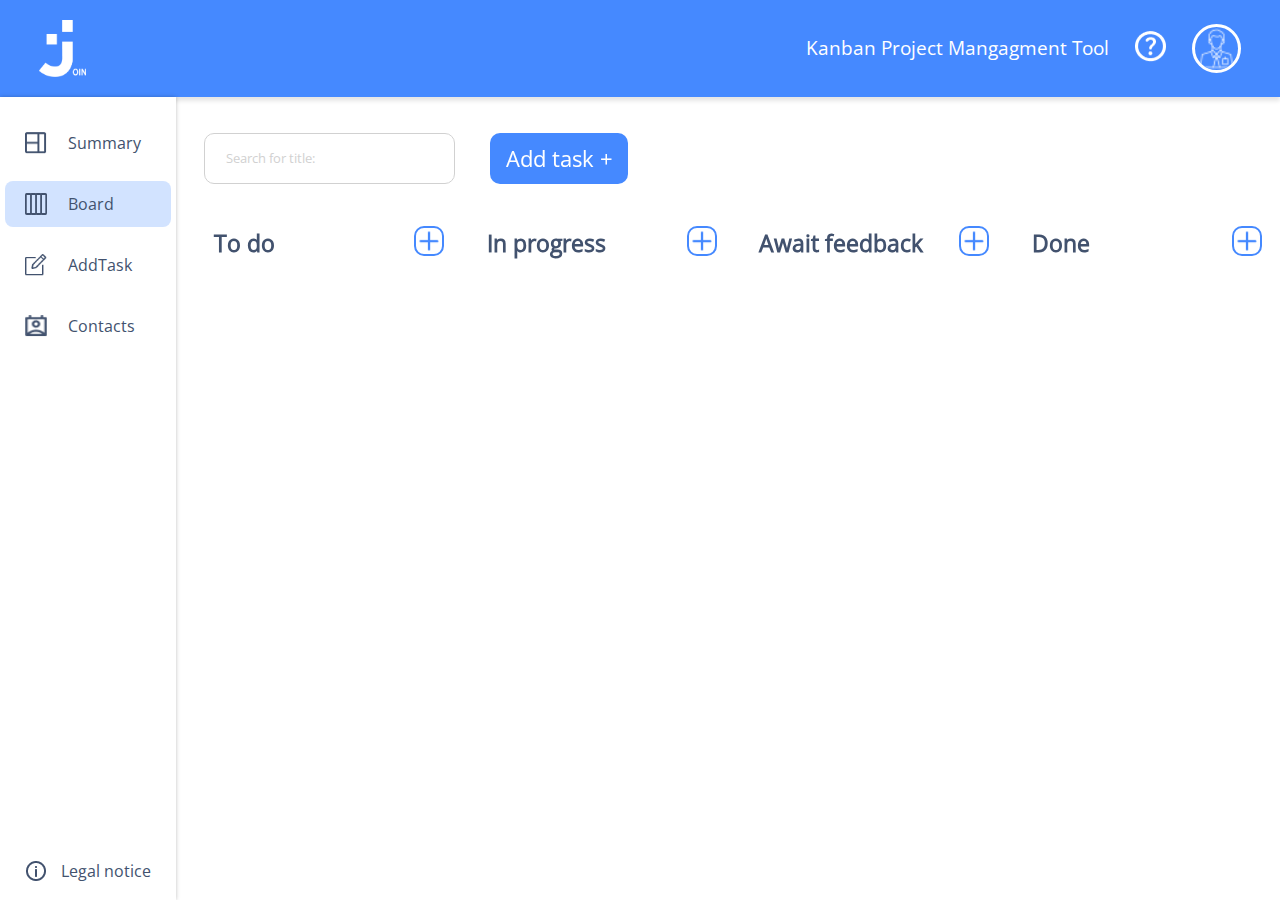
<file: Join/board.html>
<!DOCTYPE html>
<html lang="en">

<head>
  <meta charset="UTF-8" />
  <meta http-equiv="X-UA-Compatible" content="IE=edge" />
  <meta name="viewport" content="width=device-width, initial-scale=1.0" />
  <title>Join</title>
  <link rel="shortcut icon" href="img/icon_blue.png" type="image/x-icon" />
  <link rel="stylesheet" href="fonts/fonts.css" />
  <link rel="stylesheet" href="style.css" />
  <link rel="stylesheet" media="(max-width:1400px)" href="style_tablet.css" />
  <link rel="stylesheet" media="(max-width:1240px)" href="style_mobile.css" />

  <!-- ANCHOR Templates -->
  <template id="task_card">
    <div class="bord-tasks-container-task shadow-black">
      <div class="bord-task-cat dflex-center">
        <span></span>
      </div>
      <h4 class="task-title-text-board"></h4>
      <span class="bord-task-desc task-info-description-board"></span>
      <div id="progressBar-subtasks">
        <div class="progressBar">
          <div class="progressBar-empty"></div>
          <div id="progressBar-done"></div>
        </div>
        <div class="progressBar-subtasks-text">
          <span id="subTasks-done">#</span>
          <span> / </span>
          <span id="subTasks-inProgress"> #</span>
        </div>
      </div>
      <div class="bord-task-editor">
        <div class="editor-list">

        </div>

        <img src="img/low_icon.png" />
      </div>
    </div>
  </template>
  <!-- Detailview Templates -->

  <template class="detail-editor-temp">
    <div class="board-task-editor">
      <div class="board-task-editor-name">
        <span class="dflex-center">SM</span>
        <span class="detail-editor-name">Name</span>
      </div>
      <img src="">
    </div>
    <img src="">
  </template>

  <template class="detail-subtask-temp">
    <div>
      <span></span>
      <input type="checkbox">
    </div>
  </template>

  <!-- mobile template = change task status -->
  <template id="changeTaskStatus_template">
    <div id="changeTaskStatus">
      <button class="button_changeTaskStatus">toDo</button>
      <button class="button_changeTaskStatus">inProgress</button>
      <button class="button_changeTaskStatus">Await</button>
      <button class="button_changeTaskStatus">Done</button>
      <img id="closeStatusWindow" src="./img/cross_icon_white.png">
    </div>
  </template>
</head>

<body item="Board">
  <header id="active" include-html="Temp/header.html"></header>
  <main class="">
    <nav class="shadow-black" include-html="Temp/navbar.html"></nav>

    <section class="section-board">
      <div class="bord-search-container">
        <input id="inputFindTask" type="text" placeholder="Search for title:" />
        <span id="addTask_button" class="dflex-center">Add task +</span>
      </div>
      <div class="bord-tasks blueScrollbar">
        <div class="bord-tasks-container">
          <div class="bord-tasks-container-head">
            <span>To do</span>
            <a href="task.html"><img src="img/plus_Icon.png" /></a>
          </div>
          <div class="bord-tasks-container-location blueScrollbar" id="toDo" ondragover="allowDrop(event)"
            ondrop="drop('toDo')">
          </div>
        </div>
        <div class="bord-tasks-container">
          <div class="bord-tasks-container-head">
            <span>In progress</span>
            <a href="task.html"><img src="img/plus_Icon.png" /></a>
          </div>
          <div class="bord-tasks-container-location blueScrollbar" id="inProgress" ondragover="allowDrop(event)"
            ondrop="drop('inProgress')">
          </div>
        </div>
        <div class="bord-tasks-container">
          <div class="bord-tasks-container-head">
            <span>Await feedback</span>
            <a href="task.html"><img src="img/plus_Icon.png" /></a>
          </div>
          <div class="bord-tasks-container-location blueScrollbar" id="Await" ondragover="allowDrop(event)"
            ondrop="drop('Await')">
          </div>
        </div>
        <div class="bord-tasks-container">
          <div class="bord-tasks-container-head">
            <span>Done</span>
            <a href="task.html"><img src="img/plus_Icon.png" /></a>
          </div>
          <div class="bord-tasks-container-location blueScrollbar" id="Done" ondragover="allowDrop(event)"
            ondrop="drop('Done')">
          </div>
        </div>
      </div>
    </section>

    <div class="board-task-detail shadow-black dflex-center d-none">
      <div class="board-task-detail-container">
        <div class="board-task-detail-head">
          <span>A-Team</span>
          <img src="img/icon_close_dark.png" />
        </div>
        <div class="board-task-detail-body blueScrollbar">
          <div class="board-task-detail-body-firstRow">
            <input type="text" readonly="true" class=" outline-border-none"></input>
            <textarea class=" outline-border-none" readonly="true"></textarea>
          </div>

          <div class="board-task-detail-rows board-task-detail-date">
            <h3>Due date:</h3>
            <input id="date-input" readonly="true" class="font-size1 outline-border-none"></input>
          </div>
          <div class="board-task-detail-rows board-detail-prio">
            <h3>Priority: </h3>
            <span class="font-size1"> Urgent/M/L <img src="img/urgent_icon.png" /></span>
            <div class=" d-none priority-container">
              <div class="priority dflex-center" id="Btn0">
                <span id="0">Urgent</span>
                <img src="img/urgent_icon.png" />
              </div>

              <div class="priority dflex-center" id="Btn1">
                <span id="1">Medium</span>
                <img src="img/medium_icon.png" />
              </div>

              <div class="priority dflex-center" id="Btn2">
                <span id="2">Low</span>
                <img src="img/low_icon.png" />
              </div>
            </div>
          </div>
          <div class="board-task-detail-subtasks">
            <div class="board-task-detail-subtasks-head">
              <h3>Subtasks to do:</h3>
              <div class=" d-none subtask-container">
                <input class="outline-border-none" id="subtask-input" type="text" placeholder="Add new subtask" />

                <div class=" subtask-img-container">
                  <img id="subtaskClearBtn" src="img/cross_icon_blue.png">
                  <span>|</span>
                  <img id="subtaskAddBtn" src="img/checked_blue.png">
                </div>
              </div>
            </div>

            <div class="subtask-list"></div>
          </div>
          <div class="board-task-detail-person">
            <div class="board-task-detail-person-head">
              <h3 class="">Assignet to:</h3>
              <div class=" d-none searchContact-Container ">
                <div class="searchContact-input bottom-border">
                  <input class="outline-border-none" type="search" name="" id="searchContacts"
                    placeholder="Enter Name or Email" />
                  <img id="closeSearchContact" src="img/cross_icon_blue.png" alt="">
                  <span>|</span>
                  <img id="addContactBtn" src="img/checked_blue.png" alt="">
                </div>
                <div class="outputContact"></div>
              </div>
            </div>

            <div class="board-task-detail-person-list blueScrollbar"></div>


          </div>
        </div>
        <div>
          <img class="bord-task-edit-button" src="img/edit_button_taksOpen.png">
          <div class=" d-none edit-Buttons">
            <span id="abortBtn" class="shadow-black">abort <img src="img/cross_icon.png"></span>
            <span id="saveEditBtn" class="shadow-black">Save Task <img src="img/checked_icon_white.png"></span>
          </div>
        </div>
        <div class="confirm-textbox dflex-center d-none">
          <span>Changes saved succesfully...</span>
        </div>
      </div>
    </div>

    <div class="board-overlay"></div>

  </main>
  <script src="classes/dynamicObj.class.js"></script>
  <script src="classes/task_deatails.class.js"></script>
  <script src="classes/draganddrop.class.js"></script>
  <script src="js/loadTemplates.js"></script>
  <script src="js/mini_backend.js"></script>
  <script src="js/script.js"></script>
</body>

</html>
</file>
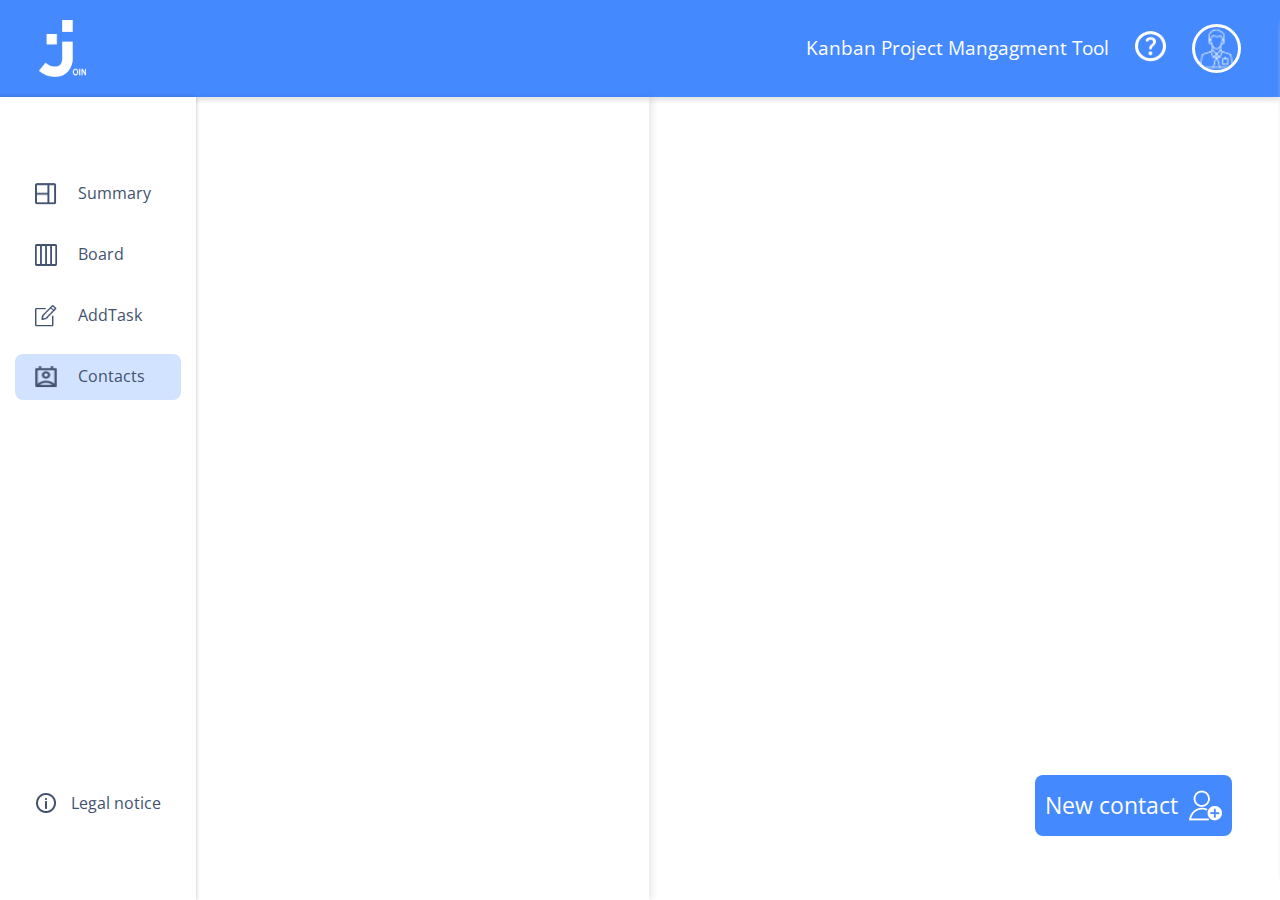
<file: Join/contact.html>
<!DOCTYPE html>
<html lang="en">

<head>
  <meta charset="UTF-8" />
  <meta http-equiv="X-UA-Compatible" content="IE=edge" />
  <meta name="viewport" content="width=device-width, initial-scale=1.0" />
  <title>Join</title>

  <!-- set favicon -->
  <link rel="shortcut icon" href="img/icon_blue.png" type="image/x-icon">
  <!-- Import CSS -->
  <link rel="stylesheet" href="fonts/fonts.css">
  <link rel="stylesheet" href="style.css">
  <link rel="stylesheet" media="(max-width:1128px)" href="style_tablet.css">
  <link rel="stylesheet" media="(max-width:650px)" href="style_mobile.css">


  <!-- ANCHOR Templates -->
  <template id="letter_list_template">
    <div class="contact-lettercompartment">
      <span id="letterListLetter"></span>
      <hr />
      <div class="letterListID" id=""></div>
    </div>
  </template>

  <template id="contact_inList_template">
    <div class="listed-contact" id="">
      <div class="listed-contact-icon" id="contactIcon"></div>
      <div class="listed-contact-info">
        <span id="listContactName"></span>
        <span id="listContactMail"></span>
      </div>
    </div>
  </template>

  <template id="contact_info_template">
    <div class="contact-header">
      <div id="contact-info-icon"></div>
      <div>
        <span id="infoName"></span>
        <div class="addtask-box">
          <img src="./img/plus_Icon.png" />
          <span>Add Task</span>
        </div>
      </div>
    </div>
    <div class="contact-mid">
      <span>Contact Information</span>
      <div class="edidContact" id="">
        <img src="./img/pencil.png" />
        <span>Edit Contact</span>
      </div>
    </div>
    <div class="contact-mail">
      <span>E-Mail</span>
      <span id="infoMail"></span>
    </div>
    <div class="contact-number">
      <span>Mobil</span>
      <span id="infoPhone"></span>
    </div>
  </template>

  <template id="new_edid_contact_content_template">
    <div id="new-contact-content">
      <div class="content-header" id="edid_new_contact_header">
        <img class="cancel_add" src="img/cross_icon_white.png" />
        <img class="contact-join-icon" src="img/icon_white.png" />
        <span>Add contact</span>
        <span>Tasks are better with a team!</span>
        <div id="delButton"></div>
      </div>
      <div class="content-body shadow-black dflex-center">
        <img src="img/planc_profileIcon.png" />
        <form class="new-content-form dflex-center" id="submitFormNewContact" onsubmit="return false">
          <input class="outline-border-none outline-border-none" required id="input-name" type="text"
            placeholder="Name + Surname">
          <input class="outline-border-none outline-border-none" required id="input-phone" type="number"
            placeholder="Phone">
          <input class="outline-border-none outline-border-none" required id="input-email" type="email"
            placeholder="E-Mail">
          <div class="new-contact-buttons"></div>
        </form>
      </div>
    </div>
    <div id="checkInputPattern">
      Bitte überprüfe deinen Namen: <br>
      Vor- und Nachname <br>
      <br>
      Folgende Zeichen können enthalten sein: <br>
      A-Z / a-z / äöü
    </div>
  </template>

  <!-- ANCHOR Templates: buttons -->
  <template id="create-buttons-template">
    <button type="reset" class="dflex-center button-clear cancel_add cancel_addContact">Cancel</button>
    <button type="submit" form="submitFormNewContact" class="button-blue create-new-contact">Create contact</button>
  </template>

  <template id="save-button-template">
    <button type="submit" form="submitFormNewContact" class="save-edided-contact" id="">Save</button>
  </template>

  <template id="delete-button-temp">
    <button class="deleteContact"></button>
  </template>

  <!-- ANCHOR Templates: task -->
  <template id="subtask-temp">
    <div>
      <input type="checkbox">
      <span>Subtasktitel</span>
    </div>
  </template>
  <template id="category-temp">
    <div id=""></div>
  </template>

</head>

<body item="Contacts">
  <header id="active" class="header-contact" include-html="Temp/header.html"></header>

  <main class="full-height-width contact-main">
    <nav class="shadow-black" include-html="Temp/navbar.html"></nav>

    <section class="content-contact">
      <div id="contact-list" class="blueScrollbar"></div>
      <div class="contact-right-container">
        <div id="contact-informations" class="full-height-width"></div>
        <div class="contact-btn">
          <button class="add-contact">
            <span>New contact</span>
            <img src="./img/contact_add.png" />
          </button>
        </div>
      </div>
      <button class="close_contact_info_tablet"><img src="./img/cross_icon_black.png"></button>

      <div id="overlay"></div>

      <!-- add new contact / edid contact -->
      <div id="new-contact"></div>


      <!-- add new task -->
      <div class="newTask-contact">
        <div class="close-icon close-icon-contact">
          <img src="img/cross_icon_black.png" />
        </div>

        <form class="full-height-width TaskForm-contact" id="TaskForm">
          <div class="left-Container full-height-width left-Container-task left-Container-task-contact">
            <input type="text" class="input-title outline-border-none" placeholder="Enter a title"
              onclick="checkInput('input-title')" required />

            <div class="dropdown">
              <input type="text" class="contactInput  bottom-border textBox outline-border-none" id="0"
                placeholder="Select contacts to assign" readonly required />

              <div class=" d-none searchContact-Container ">
                <div class="searchContact-input bottom-border">
                  <input class="outline-border-none" type="search" name="" id="searchContacts"
                    placeholder="Enter Name or Email" />
                  <img id="closeSearchContact" src="img/cross_icon_blue.png" alt="">
                  <span>|</span>
                  <img id="addContactBtn" src="img/checked_blue.png" alt="">
                </div>
                <div class="outputContact">
                </div>
              </div>
              <div class="selectedContacts"></div>

              <div class="list contacts shadow-black">
                <div id="0">
                  <span>Maria Weber</span>
                  <input type="checkbox" />
                  <p></p>
                </div>
                <div id="1">
                  <span>Daniel Tofel</span>
                  <input type="checkbox" />
                  <p></p>
                </div>
                <div id="2">
                  <span>Martin Dörbaum</span>
                  <input type="checkbox" />
                  <p></p>
                </div>
                <div id="3">
                  <span>invite Contact</span>
                </div>

              </div>
            </div>

            <div id="date-input-container">
              <h3>Due date</h3>
              <input class="outline-border-none date-input border-bottom" id="date-input" type="date" required
                onclick="checkInput('date-input')" />
            </div>

            <div>
              <h3>Category</h3>
              <div class="d-none searchAndAdd-container">
                <div class="searchAndAdd-container-input">
                  <input type="text" class=" outline-border-none" placeholder="Enter new Category">

                  <img id="closeSearchAndAddBtn" src="img/cross_icon_blue.png" alt="">
                  <span>|</span>
                  <img id="SearchAndAddBtn" src="img/checked_blue.png" alt="">
                </div>
                <div class="colorpicker"></div>
              </div>

              <div class="bottom-border dropdown cat">
                <input type="text" class="textBox cagetorgy-input outline-border-none"
                  placeholder="Select task category" id="1" readonly />

                <div class="list category shadow-black ">
                </div>
              </div>
            </div>

            <div class="priority-container">
              <div class="priority dflex-center" id="0">
                <span id="0">Urgent</span>
                <img src="img/urgent_icon.png" />
              </div>

              <div class="priority dflex-center" id="1">
                <span id="1">Medium</span>
                <img src="img/medium_icon.png" />
              </div>

              <div class="priority dflex-center" id="2">
                <span id="2">Low</span>
                <img src="img/low_icon.png" />
              </div>
            </div>
            <div>
              <h3>Description</h3>
              <textarea name="" class="description-input" id="description-input" required
                placeholder="Enter a Description"></textarea>
            </div>
            <div>
              <h3>Subtasks</h3>
              <div class="subtask-container">
                <input class="outline-border-none" id="subtask-input" type="text" placeholder="Add new subtask" />
                <img class="" src="img/plus_Icon.png" alt="">
                <div class=" d-none subtask-img-container">
                  <img id="subtaskClearBtn" src="img/cross_icon_blue.png" alt="">
                  <span>|</span>
                  <img id="subtaskAddBtn" src="img/checked_blue.png" alt="">
                </div>
              </div>
              <div class="subtasks"></div>
            </div>
          </div>


        </form>
        <div class="right-Container full-height-width right-Container-task right-Container-task-contact">

          <div class="task-button-box task-button-box-contact">
            <button class="shadow-black" id="clear-btn">Clear<img src="img/cross_icon.png" /></button>
            <button type="submit" form="TaskForm" class="AddButton shadow-black ">
              Create Task<img src="img/checked_icon_white.png " />
            </button>
          </div>
        </div>
      </div>
    </section>
    <div class="task-note dflex-center d-none">
      <div>
        <span>new Task added successfully</span>
      </div>
    </div>
  </main>

  <div id="successCreateContact">Contact successfully created</div>

  <script src="./js/mini_backend.js"></script>
  <script src="js/loadTemplates.js"></script>
  <script src="classes/dynamicObj.class.js"></script>
  <script src="classes/subtask.class.js"></script>
  <script src="classes/newCategory.class.js"></script>
  <script src="./classes/task.class.js"></script>
  <script src="./classes/Contact.class.js"></script>
  <script src="./js/script.js"></script>
</body>

</html>
</file>
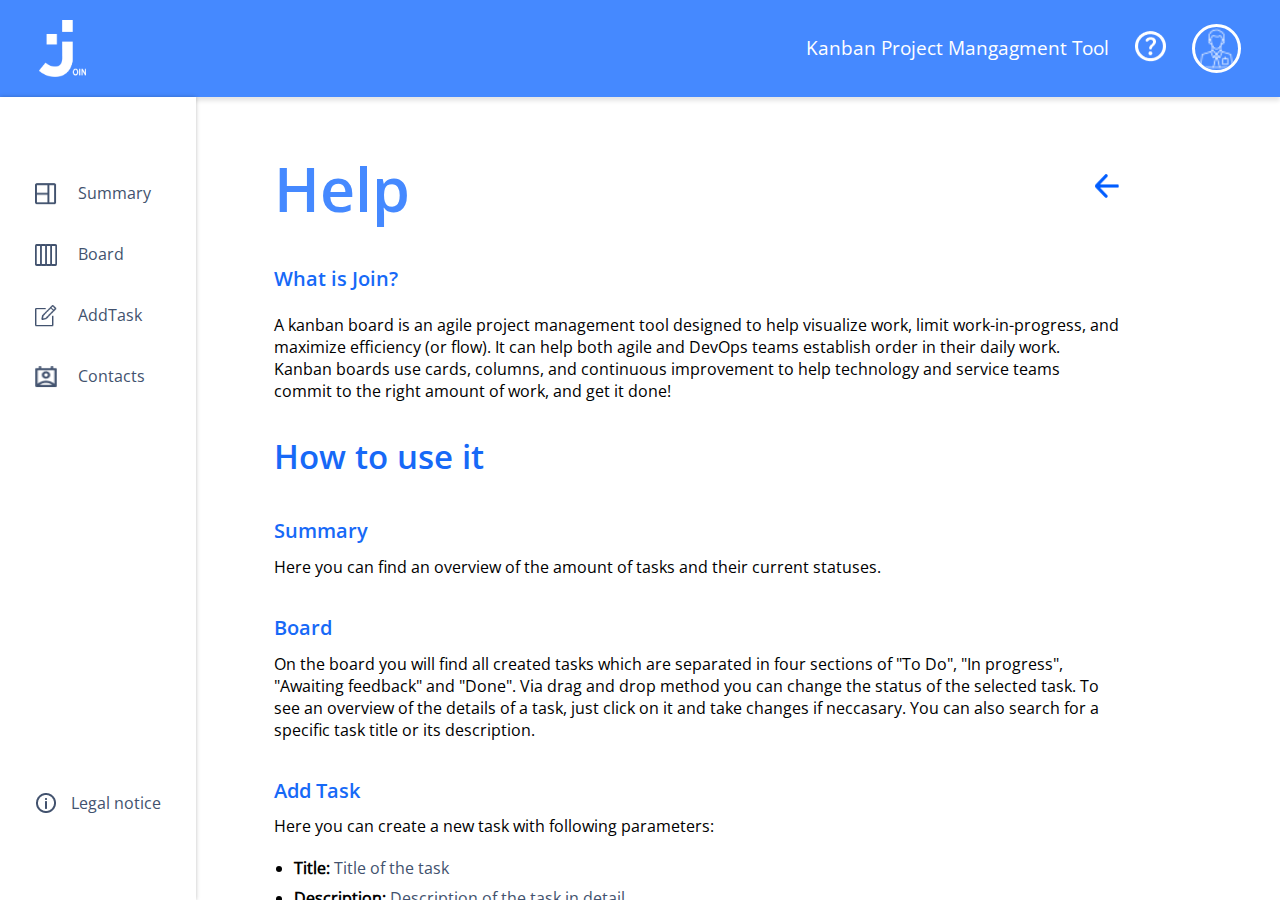
<file: Join/help.html>
<!DOCTYPE html>
<html lang="en">

<head>
  <meta charset="UTF-8">
  <meta http-equiv="X-UA-Compatible" content="IE=edge">
  <meta name="viewport" content="width=device-width, initial-scale=1.0">
  <title>Join</title>
  <link rel="shortcut icon" href="img/icon_blue.png" type="image/x-icon">
  <link rel="stylesheet" href="fonts/fonts.css">
  <link rel="stylesheet" href="style.css">
  <link rel="stylesheet" media="(max-width:1000px)" href="style_mobile.css">

</head>

<body>
  <header id="active" include-html="Temp/header.html"></header>
  <main class="full-height-width main-task">
    <nav class="shadow-black " include-html="Temp/navbar.html"></nav>
    <section class="content-task full-height-width help-section">
      <div class="help-head-container">
        <h1>Help</h1>
        <a href="summary.html"><img src="img/back_arrow_kingsblue.png" alt=""></a>
      </div>

      <div class="help-quest-container">
        <h3>What is Join?</h3>
        <span>
          A kanban board is an agile project management tool designed to help visualize work, limit work-in-progress,
          and maximize efficiency (or flow). It can help both agile and DevOps teams establish order in their daily
          work. Kanban boards use cards, columns, and continuous improvement to help technology and service teams commit
          to the right amount of work, and get it done!
        </span>
      </div>
      <div class="how-it-use-container">
        <h2 class="m-b-35">How to use it</h2>
        <div class="steps">
          <h3>Summary</h3>
          <span>
            Here you can find an overview of the amount of tasks and their current statuses.
          </span>
        </div>

        <div class="steps">
          <h3>Board</h3>
          <span>
            On the board you will find all created tasks which are separated in four sections of "To Do", "In progress",
            "Awaiting feedback" and "Done".

            Via drag and drop method you can change the status of the selected task.
            To see an overview of the details of a task, just click on it and take changes if neccasary.
            You can also search for a specific task title or its description.
          </span>
        </div>
        <div class="steps">
          <h3>Add Task</h3>
          <span class="addTask-span">
            Here you can create a new task with following parameters:
          </span>

          <ol>
            <li><span>Title: </span><span>Title of the task</span></li>
            <li><span>Description: </span><span>Description of the task in detail</span></li>
            <li><span>Category: </span><span>Choose or add a new category of department</span></li>
            <li><span>Assigned to: </span><span>Choose the members to assign to</span></li>
            <li><span>Due date: </span><span>Set due date for the task</span></li>
            <li><span>Prioriy: </span><span>Choose kind of priority of urgency</span></li>
            <li><span>Subtasks: </span><span>Add subtasks to break the task down in multiple stages</span></li>
          </ol>
        </div>
        <div class="steps">
          <h3>Contacts</h3>
          <span>
            Here you will find all listed contacts. Detail informations are provided for each contact on the side. You
            are able to edit these or just create a task.
          </span>
        </div>
      </div>


    </section>
  </main>
  <script src="js/mini_backend.js"></script>
  <script src="js/loadTemplates.js"></script>
  <script src="js/script.js"></script>
</body>

</html>
</file>
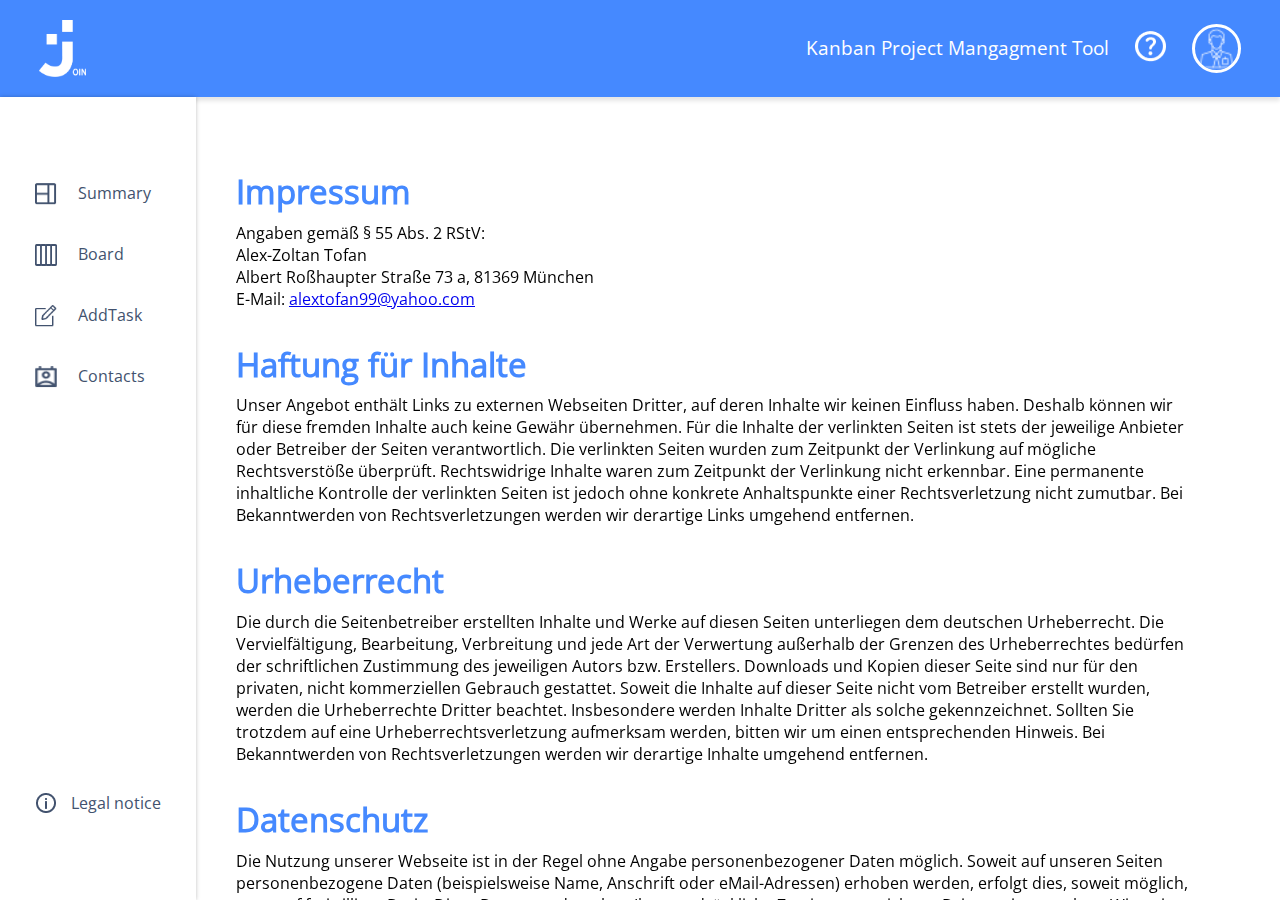
<file: Join/legalNotice.html>
<!DOCTYPE html>
<html lang="en">
  <head>
    <meta charset="UTF-8" />
    <meta http-equiv="X-UA-Compatible" content="IE=edge" />
    <meta name="viewport" content="width=device-width, initial-scale=1.0" />

    <title>Join V2</title>

    <link rel="shortcut icon" href="img/icon_blue.png" type="image/x-icon" />
    <link rel="stylesheet" href="fonts/fonts.css" />
    <link rel="stylesheet" href="style.css" />
    <link
      rel="stylesheet"
      media="(max-width:900px)"
      href="./style_mobile.css"
    />
  </head>

  <body item="Legal Notice">
    <header id="active" include-html="Temp/header.html"></header>

    <main>
      <nav class="shadow-black" include-html="Temp/navbar.html"></nav>
      <a href="summary.html" style="display: none" class="legal-back-button"
        ><img src="img/back_arrow_kingsblue.png" alt=""
      /></a>
      <section class="full-height-width content-LegalNotice">
        <div class="legalNoticeContainer">
          <div>
            <h3>Impressum</h3>
            <p>Angaben gemäß § 55 Abs. 2 RStV:</p>
            <p>Alex-Zoltan Tofan</p>
            <p>Albert Roßhaupter Straße 73 a, 81369 München</p>
            <p></p>
            <p>
              E-Mail:
              <a href="mailto:alextofan99@yahoo.com">alextofan99@yahoo.com</a>
            </p>
          </div>
          <div>
            <h3>Haftung für Inhalte</h3>
            <p>
              Unser Angebot enthält Links zu externen Webseiten Dritter, auf
              deren Inhalte wir keinen Einfluss haben. Deshalb können wir für
              diese fremden Inhalte auch keine Gewähr übernehmen. Für die
              Inhalte der verlinkten Seiten ist stets der jeweilige Anbieter
              oder Betreiber der Seiten verantwortlich. Die verlinkten Seiten
              wurden zum Zeitpunkt der Verlinkung auf mögliche Rechtsverstöße
              überprüft. Rechtswidrige Inhalte waren zum Zeitpunkt der
              Verlinkung nicht erkennbar. Eine permanente inhaltliche Kontrolle
              der verlinkten Seiten ist jedoch ohne konkrete Anhaltspunkte einer
              Rechtsverletzung nicht zumutbar. Bei Bekanntwerden von
              Rechtsverletzungen werden wir derartige Links umgehend entfernen.
            </p>
          </div>
          <div>
            <h3>Urheberrecht</h3>
            <p>
              Die durch die Seitenbetreiber erstellten Inhalte und Werke auf
              diesen Seiten unterliegen dem deutschen Urheberrecht. Die
              Vervielfältigung, Bearbeitung, Verbreitung und jede Art der
              Verwertung außerhalb der Grenzen des Urheberrechtes bedürfen der
              schriftlichen Zustimmung des jeweiligen Autors bzw. Erstellers.
              Downloads und Kopien dieser Seite sind nur für den privaten, nicht
              kommerziellen Gebrauch gestattet. Soweit die Inhalte auf dieser
              Seite nicht vom Betreiber erstellt wurden, werden die
              Urheberrechte Dritter beachtet. Insbesondere werden Inhalte
              Dritter als solche gekennzeichnet. Sollten Sie trotzdem auf eine
              Urheberrechtsverletzung aufmerksam werden, bitten wir um einen
              entsprechenden Hinweis. Bei Bekanntwerden von Rechtsverletzungen
              werden wir derartige Inhalte umgehend entfernen.
            </p>
          </div>

          <div>
            <h3>Datenschutz</h3>
            <p>
              Die Nutzung unserer Webseite ist in der Regel ohne Angabe
              personenbezogener Daten möglich. Soweit auf unseren Seiten
              personenbezogene Daten (beispielsweise Name, Anschrift oder
              eMail-Adressen) erhoben werden, erfolgt dies, soweit möglich,
              stets auf freiwilliger Basis. Diese Daten werden ohne Ihre
              ausdrückliche Zustimmung nicht an Dritte weitergegeben. Wir weisen
              darauf hin, dass die Datenübertragung im Internet (z.B. bei der
              Kommunikation per E-Mail) Sicherheitslücken aufweisen kann. Ein
              lückenloser Schutz der Daten vor dem Zugriff durch Dritte ist
              nicht möglich. Der Nutzung von im Rahmen der Impressumspflicht
              veröffentlichten Kontaktdaten durch Dritte zur Übersendung von
              nicht ausdrücklich angeforderter Werbung und
              Informationsmaterialien wird hiermit ausdrücklich widersprochen.
              Die Betreiber der Seiten behalten sich ausdrücklich rechtliche
              Schritte im Falle der unverlangten Zusendung von
              Werbeinformationen, etwa durch Spam-Mails, vor.
            </p>

            <p>
              Website Impressum erstellt durch
              <a href="https://www.impressum-generator.de"
                >impressum-generator.de</a
              >
              von der
              <a href="https://www.kanzlei-hasselbach.de/" rel="nofollow"
                >Kanzlei Hasselbach</a
              >
            </p>
          </div>
        </div>
      </section>
    </main>
    <script src="js/script.js"></script>
    <script src="js/loadTemplates.js"></script>
  </body>
</html>
</file>
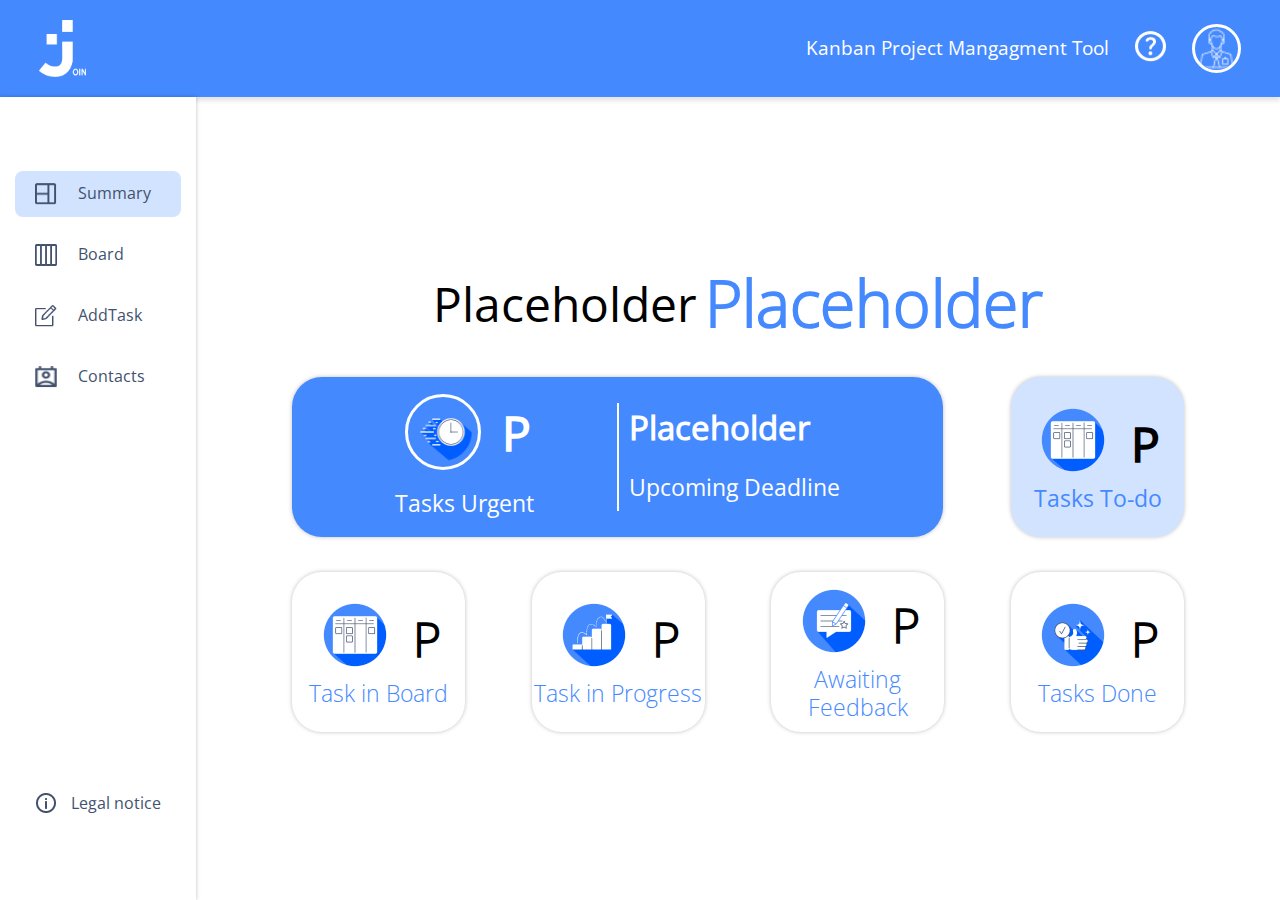
<file: Join/summary.html>
<!DOCTYPE html>
<html lang="en">

<head>
  <meta charset="UTF-8" />
  <meta http-equiv="X-UA-Compatible" content="IE=edge" />
  <meta name="viewport" content="width=device-width, initial-scale=1.0" />
  <title>Join</title>
  <link rel="shortcut icon" href="img/icon_blue.png" type="image/x-icon" />

  <!-- import CSS -->
  <link rel="stylesheet" href="fonts/fonts.css" />
  <link rel="stylesheet" href="style.css" />
  <link rel="stylesheet" media="(max-width:1100px)" href="style_tablet.css" />
  <link rel="stylesheet" media="(max-width:700px)" href="style_mobile.css" />
</head>

<body item="Summary">
  <header id="active" include-html="Temp/header.html" class="header-summary"></header>

  <main class="full-height-width main-summary">
    <nav class="shadow-black nav-summary" include-html="Temp/navbar.html"></nav>
    <section class="content dflex-center section-summary">
      <div class="first-line dflex-center">
        <span>Placeholder</span>
        <span>Placeholder</span>
      </div>
      <div class="second-line dflex-center">
        <div class="shadow-black" id="urgentTask-container" onclick="openboard()">
          <div>
            <div class="icons dflex-center">
              <img src="img/Urgent.png" />
              <span id="urgentTasks">P</span>
            </div>
            <span class="taskdescription">Tasks Urgent</span>
          </div>

          <div class="timestamp-container">
            <span id="upcomingDeadline">Placeholder</span>
            <span class="taskdescription">Upcoming Deadline</span>
          </div>
        </div>
        <div class="ToDo-Container dflex-center shadow-black" onclick="openboard()">
          <div class="dflex-center">
            <img src="img/Board.png" />
            <span id="toDoTasks">P</span>
          </div>
          <span>Tasks To-do</span>
        </div>
      </div>

      <div class="third-line dflex-center">
        <div class="card" onclick="openboard()">
          <div class="cardhead">
            <img src="img/Board.png" />
            <span id="AllTask">P</span>
          </div>
          <span>Task in Board</span>
        </div>
        <div class="card" onclick="openboard()">
          <div class="cardhead">
            <img src="img/In Progress.png" />
            <span id="inProgress">P</span>
          </div>
          <span>Task in Progress</span>
        </div>
        <div class="card" onclick="openboard()">
          <div class="cardhead">
            <img src="img/Awaiting feedback.png" />
            <span id="awaitForFeedback">P</span>
          </div>
          <span>Awaiting Feedback</span>
        </div>
        <div class="card" onclick="openboard()">
          <div class="cardhead">
            <img src="img/Done.png" />
            <span id="done">P</span>
          </div>
          <span>Tasks Done</span>
        </div>
      </div>
    </section>
  </main>

  <!-- import JS -->
  <script src="js/mini_backend.js"></script>
  <script src="js/loadTemplates.js"></script>
  <script src="classes/loadProperties.class.js"></script>
  <script src="js/script.js"></script>
</body>

</html>
</file>
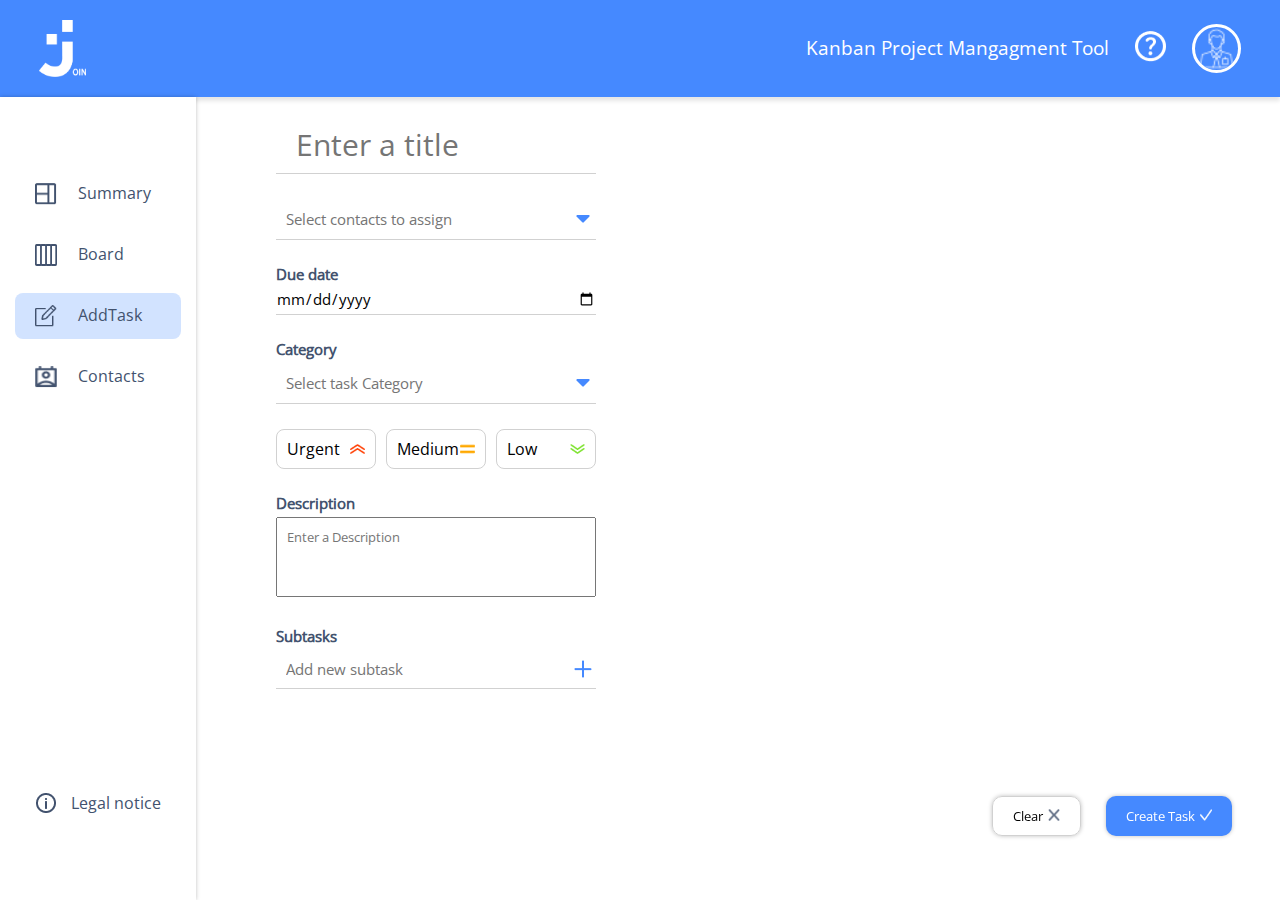
<file: Join/task.html>
<!DOCTYPE html>
<html lang="en">

<head>
  <meta charset="UTF-8" />
  <meta http-equiv="X-UA-Compatible" content="IE=edge" />
  <meta name="viewport" content="width=device-width, initial-scale=1.0" />
  <title>Join</title>
  <link rel="shortcut icon" href="img/icon_blue.png" type="image/x-icon">
  <link rel="stylesheet" href="fonts/fonts.css">
  <link rel="stylesheet" href="style.css">
  <link rel="stylesheet" media="(max-width:990px)" href="style_tablet.css">
  <link rel="stylesheet" media="(max-width:650px)" href="style_mobile.css">

  <!-- ANCHOR Templates -->
  <template id="subtask-temp">
    <div on>
      <input type="checkbox">
      <span>Subtasktitel</span>
    </div>
  </template>
  <template id="category-temp">
    <div id=""></div>
  </template>
</head>

<body item="AddTask">
  <header id="active" class="header-task" include-html="Temp/header.html"></header>

  <main class="full-height-width main-task">
    <nav class="shadow-black " include-html="Temp/navbar.html"></nav>
    <section class="content-task full-height-width dflex-center section-task">
      <form class="full-height-width" id="TaskForm">
        <div class="left-Container full-height-width left-Container-task blueScrollbar">
          <input type="text" class="input-title outline-border-none" placeholder="Enter a title"
            onclick="checkInput('input-title')" required />



          <div class="dropdown">
            <input type="text" class="contactInput  bottom-border textBox outline-border-none" id="0"
              placeholder="Select contacts to assign" readonly required />

            <div class=" d-none searchContact-Container ">
              <div class="searchContact-input bottom-border">
                <input class="outline-border-none" type="search" name="" id="searchContacts"
                  placeholder="Enter Name or Email" />
                <img id="closeSearchContact" src="img/cross_icon_blue.png">
                <span>|</span>
                <img id="addContactBtn" src="img/checked_blue.png">
              </div>
              <div class="outputContact">
              </div>
            </div>
            <div class="selectedContacts"></div>

            <div class="list contacts shadow-black">
              <div id="0">
                <span>Maria Weber</span>
                <input type="checkbox" />
                <p></p>

              </div>
              <div id="1">
                <span>Daniel Tofel</span>
                <input type="checkbox" />
                <p></p>
              </div>
              <div id="2">
                <span>Martin Dörbaum</span>
                <input type="checkbox" />
                <p></p>
              </div>
              <div id="3">
                <span>invite Contact</span>
                <img src="img/invite-Contact.png" alt="">
              </div>

            </div>
          </div>

          <div id="date-input-container">
            <h3>Due date</h3>
            <input class="outline-border-none date-input border-bottom" id="date-input" type="date" required
              onclick="checkInput('date-input')" />
          </div>

          <div>
            <h3>Category</h3>
            <div class="d-none searchAndAdd-container">
              <div class="searchAndAdd-container-input">
                <input type="text" class=" outline-border-none" placeholder="Enter new Category">

                <img id="closeSearchAndAddBtn" src="img/cross_icon_blue.png">
                <span>|</span>
                <img id="SearchAndAddBtn" src="img/checked_blue.png">
              </div>
              <div class="colorpicker"></div>
            </div>

            <div class="bottom-border dropdown cat">
              <input type="text" class="textBox cagetorgy-input outline-border-none" placeholder="Select task Category"
                id="1" readonly />
              <div class="list category shadow-black">
              </div>
            </div>
          </div>

          <div class="priority-container">
            <div class="priority dflex-center" id="0">
              <span id="0">Urgent</span>
              <img src="img/urgent_icon.png" />
            </div>

            <div class="priority dflex-center" id="1">
              <span id="1">Medium</span>
              <img src="img/medium_icon.png" />
            </div>

            <div class="priority dflex-center" id="2">
              <span id="2">Low</span>
              <img src="img/low_icon.png" />
            </div>
          </div>
          <div>
            <h3>Description</h3>
            <textarea name="" class="description-input" id="description-input" required
              placeholder="Enter a Description"></textarea>
          </div>
          <div>
            <h3>Subtasks</h3>
            <div class="subtask-container">
              <input class="outline-border-none" id="subtask-input" type="text" placeholder="Add new subtask" />
              <img class="" src="img/plus_Icon.png" alt="">
              <div class=" d-none subtask-img-container">
                <img id="subtaskClearBtn" src="img/cross_icon_blue.png" alt="">
                <span>|</span>
                <img id="subtaskAddBtn" src="img/checked_blue.png" alt="">
              </div>
            </div>
            <div class="subtasks"></div>
          </div>
        </div>


      </form>
      <div class="right-Container full-height-width right-Container-task right-Container-task-class2">

        <div class="task-button-box">
          <button class="shadow-black" id="clear-btn">Clear<img src="img/cross_icon.png" /></button>
          <button type="submit" form="TaskForm" class="AddButton shadow-black ">
            Create Task<img src="img/checked_icon_white.png" />
          </button>
        </div>
      </div>
    </section>
    <div class="task-note dflex-center d-none">
      <div>
        <span>new Task added successfully</span>
      </div>
    </div>

  </main>
  <script src="js/mini_backend.js"></script>
  <script src="js/loadTemplates.js"></script>
  <script src="classes/dynamicObj.class.js"></script>
  <script src="classes/subtask.class.js"></script>
  <script src="classes/newCategory.class.js"></script>
  <script src="classes/task.class.js"></script>
  <script src="js/script.js"></script>


</body>

</html>
</file>
<file: Join/fonts/fonts.css>
@font-face {
    font-family: 'OpenSans-Bold';
    src: url(../fonts/OpenSans-Bold.ttf);
}

@font-face {
    font-family: 'OpenSans-BoldItalic';
    src: url(../fonts/OpenSans-BoldItalic.ttf);
}

@font-face {
    font-family: 'OpenSans-ExtraBold';
    src: url(../fonts/OpenSans-ExtraBold.ttf);
}

@font-face {
    font-family: 'OpenSans-ExtraBoldItalic';
    src: url(../fonts/OpenSans-ExtraBoldItalic.ttf);
}

@font-face {
    font-family: 'OpenSans-Italic';
    src: url(../fonts/OpenSans-Italic.ttf);
}

@font-face {
    font-family: 'Open Sans';
    src: url(../fonts/OpenSans-Light.ttf);
}

@font-face {
    font-family: 'OpenSans-Light';
    src: url(../fonts/OpenSans-LightItalic.ttf);
}

@font-face {
    font-family: 'OpenSans-Medium';
    src: url(../fonts/OpenSans-Medium.ttf);
}

@font-face {
    font-family: 'OpenSans-MediumItalic';
    src: url(../fonts/OpenSans-MediumItalic.ttf);
}

@font-face {
    font-family: 'OpenSans-Regular';
    src: url(../fonts/OpenSans-Regular.ttf);
}

@font-face {
    font-family: 'OpenSans-SemiBold';
    src: url(../fonts/OpenSans-SemiBold.ttf);
}

@font-face {
    font-family: 'OpenSans-SemiBoldItalic';
    src: url(../fonts/OpenSans-SemiBoldItalic.ttf);
}
</file>
<file: Join/style.css>
/*ANCHOR CSS Properties */
:root {
  --color-kingsblue: #1769f7;
  --color-blue: #4589ff;
  --color-lightblue: #d2e3ff;
  --color-darkgreyblue: #647188;
  --color-darkblue: #42526e;
  --color-white: #ffffff;
  --color-urgent: #ff3d00;
  --color-medium: rgb(255, 168, 0);
  --color-low: #7ae229;
  --color-lightgrey: #d1d1d1;
  --color-black: #000000;
  --color-pink: #fc71ff;
  --height: 97.3px;
}

.full-height-width {
  width: 100%;
  height: 100%;
}
.dflex-center {
  display: flex;
  justify-content: center;
  align-items: center;
}
.d-none {
  display: none !important;
}
.shadow-black {
  box-shadow: 0 0 4px rgba(0, 0, 0, 0.25);
}
.outline-border-none {
  outline: none;
  border: none;
}
.activeNavItem {
  background-color: var(--color-lightblue);
  border-radius: 8px;
}

* {
  font-family: 'OpenSans-Regular';
  box-sizing: border-box;
  margin: 0;
  padding: 0;
}

body {
  display: flex;
  align-items: center;
  justify-content: center;
  flex-direction: column;
  height: 100vh;
  width: 100vw;
  position: relative;
}

/* ANCHOR Scrollbar */
.blueScrollbar::-webkit-scrollbar {
  width: 5px; /* Mostly for vertical scrollbars */
  height: 5px; /* Mostly for horizontal scrollbars */
}
.blueScrollbar::-webkit-scrollbar-thumb {
  /* Foreground */
  background: var(--color-blue);
  border-radius: 6px;
}
.blueScrollbar::-webkit-scrollbar-track {
  /* Background */
  background: var(--color-lightblue);
}

/* ANCHOR login style */
.button_blue {
  padding: 10px 35px;
  height: 48px;
  border-radius: 8px;
  background: var(--color-blue);
  color: var(--color-white);
  text-align: center;
  font-size: 23px;
  border: none;
  transition: background-color 225ms ease-in-out;
}

.button_clear {
  padding: 10px 35px;
  height: 48px;
  background: none;
  color: var(--color-black);
  text-align: center;
  font-size: 23px;
  border: 1px solid #647188;
  border-radius: 8px;
  transition: all 225ms ease-in-out;
  transition-property: color, border-width;
  display: flex;
  justify-content: center;
  align-items: center;
}

.button_blue:hover {
  background-color: var(--color-kingsblue);
  cursor: pointer;
}

.button_clear:hover {
  border: 2px solid var(--color-blue);
  color: var(--color-blue);
  box-shadow: 1px 4px 15px -5px rgba(0, 0, 0, 0.75);
  cursor: pointer;
}

/* index */
#loading-page {
  position: absolute;
  bottom: 0;
  background-color: var(--color-blue);
  height: 100vh;
  width: 100vw;
  z-index: 100;
  animation: clear-screen 1s ease-in forwards 225ms;
  display: flex;
  justify-content: center;
  align-items: center;
}

#loading-page img {
  position: absolute;
  top: 50%;
  left: 50%;
  transform: translate(-50%, -50%);
  width: 234px;
  animation: white-logo 1s ease-in forwards 225ms;
}

#loading-page.loaded {
  display: none;
}

@keyframes clear-screen {
  100% {
    display: none;
    opacity: 0;
  }
}

@keyframes white-logo {
  100% {
    top: 80px;
    left: 80px;
    width: 100px;
  }
}

/* Login Page */
#loading-page > * {
  position: absolute;
  top: 50%;
  left: 50%;
  transform: translate(-50%, -50%);
}

.login_logo_blue {
  position: absolute;
  top: 50%;
  left: 50%;
  transform: translate(-50%, -50%);
  width: 234px;
  z-index: 2;
  animation: blue-logo 1s ease-in forwards 225ms;
}

@keyframes blue-logo {
  100% {
    top: 80px;
    left: 80px;
    width: 100px;
  }
}

.sign_up {
  display: flex;
  align-items: center;
  position: absolute;
  right: 86px;
  top: 67px;
}

.sign_up span {
  font-size: 23px;
  padding-right: 35px;
}

.login_screen {
  padding: 35px 115px;
  gap: 35px;
  width: 652px;
  height: 457px;
  background: var(--color-white);
  box-shadow: 0px 0px 10px 3px rgba(0, 0, 0, 0.08);
  border-radius: 30px;
}

.LoginNote {
  color: var(--color-urgent);
  font-size: 15px;
  text-align: center;
}
.login_form {
  display: flex;
  flex-direction: column;
  align-items: center;
  width: 100%;
}

.login_form form {
  flex-direction: column;
  position: unset;
  gap: 8px;
  width: 100%;
}

/* ANCHOR index input icons */
/* global */
.background-image-settings {
  background-position: right;
  background-repeat: no-repeat;
}

/* login */
#eMailInput {
  background-image: url(img/login_mail.png);
}

#passwordInput {
  background-image: url(img/login_lock.png);
}

/* sign up + forgot password */
.signUp-inputName {
  background-image: url(img/add_c_perso.png);
}

.signUp-inputSurname {
  background-image: url(img/add_c_perso.png);
}

.signUp-inputMail {
  background-image: url(img/login_mail.png);
}

.signUp-inputPassword {
  background-image: url(img/login_lock.png);
}

.login_form span {
  height: fit-content;
  font-family: 'Open Sans';
  font-style: normal;
  font-weight: 700;
  font-size: 48px;
  line-height: 120%;
  text-align: center;
  color: var(--color-black);
  border-bottom: 3px solid var(--color-blue);
  margin-top: -20px;
  margin-bottom: 20px;
}

.login_form input {
  width: 100%;
  height: 49px;
  border: 0;
  border-bottom: 1px solid var(--color-lightgrey);
  font-size: 19px;
}

.login_form img {
  position: absolute;
  right: 21px;
  width: 20px;
}

.login_options {
  display: flex;
  justify-content: space-around;
  width: 100%;
  font-size: 19px;
}

.login_options input {
  margin-right: 20px;
  background: linear-gradient(
    180deg,
    var(--color-white) 0%,
    var(--color-lightgrey) 100%
  );
  border: 2px solid var(--color-blue);
  border-radius: 3px;
}

.login_options a {
  color: var(--color-blue);
  text-decoration: none;
}

.login_buttons {
  width: 100%;
  display: flex;
  justify-content: space-around;
}

.login_buttons a {
  text-decoration: none;
}

/* ANCHOR sign up template */
.flex_column {
  flex-direction: column;
  justify-content: center;
}

.static_logo_white {
  position: absolute;
  top: 80px;
  left: 80px;
  width: 100px;
  transform: translate(-50%, -50%);
  z-index: 2;
}

.back_arrow {
  position: absolute;
  top: 50px;
  left: 50px;
  cursor: pointer;
}

.instructions_span {
  font-weight: 400 !important;
  font-size: 20px !important;
  border-bottom: none !important;
  margin-top: 0 !important;
  margin-bottom: 0 !important;
}

/* forgot pw */
.formInput-forgotPW {
  margin-top: 20px;
}

/* ANCHOR send mail to change password */

/* ANCHOR change password */
.alertChangePW {
  display: none;
  opacity: 0;
  position: fixed;
  top: 50%;
  left: 50%;
  transform: translate(-50%, -50%);
  height: 40px;
  width: 200px;
  background-color: var(--color-blue);
  display: flex;
  justify-content: center;
  align-items: center;
  border-radius: 8px;
  color: var(--color-white);
}

.alertChangePWloaded {
  display: flex;
  animation: changePassword 225ms ease-in forwards;
}

@keyframes changePassword {
  100% {
    opacity: 1;
  }
}

/* ANCHOR Header*/
header {
  position: relative;
  background-color: var(--color-blue);
  height: 97.3px;
  width: 100vw;
  display: flex;
  align-items: center;
  justify-content: space-between;
  padding: 20px 39px;
  color: var(--color-white);
  font-size: 19px;
  font-weight: 400;
  line-height: 22.8px;
  box-shadow: 0px 4px 4px 0px rgba(0, 0, 0, 0.1);
}

header div img {
  width: 47px;
  height: 57.3px;
}

.header-icon {
  height: 31px;
  width: 31px;
  margin-right: 13px;
  margin-left: 26px;
}

.user-icon {
  border: 3px solid var(--color-white);
  border-radius: 50%;
  width: 49px;
  height: 49px;
  margin-left: 13px;
}

.user-icon:hover {
  cursor: pointer;
  scale: 1.05;
}

.user-icon.logout {
  display: none;
}

.logout-button {
  background-color: white;
  text-decoration: none;
  color: var(--color-blue);
  padding: 6px 16px;
  border-radius: 8px;
  margin-left: 13px;
  display: none;
}

.logout-button.active {
  display: block;
}

.logout-button:hover {
  background-color: var(--color-lightgrey);
}

/*ANCHOR Mainsection*/
main {
  position: relative;
  height: 90vh;
  width: 100vw;
  color: var(--color-black);
  display: flex;
  justify-content: space-between;
  align-items: center;
}

nav {
  background-color: var(--color-white);
  width: fit-content;
  height: 100%;
  padding: 5px;
  display: flex;
  flex-direction: column;
  justify-content: space-around;
  align-items: center;
  font-size: 16px;
  font-weight: 400;
  line-height: 19.2px;
  color: var(--color-darkblue);
}

nav ul {
  width: 166px;
  height: 229px;
  list-style: none;
  display: flex;
  flex-direction: column;
  justify-content: center;
  align-items: flex-start;
  padding: 0px;
  gap: 15px;
}

nav > ul li {
  cursor: pointer;
  display: flex;
  flex-direction: row;
  align-items: center;
  padding: 8px 20px;
  gap: 10px;
  width: 166px;
  height: 46px;
}

nav > ul li a {
  display: flex;
  align-items: center;
  text-decoration: none;
  font-size: 16px;
  font-weight: 400;
  line-height: 19.2px;
  color: var(--color-darkblue);
}

nav ul li img {
  margin-right: 21px;
  width: 22px;
  height: 22px;
}

nav div {
  padding: 243px 0px 0px;
  gap: 15px;
  width: 186px;
  height: 289px;
}

.LegalNotice a {
  text-decoration: none;
  color: var(--color-darkblue);
}

.LegalNotice a:hover {
  cursor: pointer;
}

/* ANCHOR Summary.html */

/*Section*/
.content {
  position: relative;
  flex-direction: column;
  width: 100%;
}
/*First Line*/
.first-line {
  width: 100%;
  height: 77px;
  font-size: 48px;
  line-height: 120%;
  font-weight: 400;
}

.first-line span:nth-child(2) {
  color: var(--color-blue);
  font-weight: 700;
  font-size: 64px;
  line-height: 120%;
  font-family: 'Open Sans';
  margin-left: 8px;
}

/*Second Line*/
.second-line {
  display: flex;
  justify-content: space-between;
  height: fit-content;
  margin-top: 35px;
}

#urgentTask-container {
  display: flex;
  flex-direction: row;
  justify-content: center;
  align-items: center;
  gap: 2em;
  background-color: var(--color-blue);
  width: 73%;
  height: 160px;
  border-radius: 30px;
  font-weight: 700;
  font-size: 33px;
  line-height: 120%;
  color: var(--color-white);
  transition: 0.25s;
}

#urgentTask-container img {
  width: 76px;
  border: 3px solid var(--color-white);
  border-radius: 50%;
  margin-right: 21px;
}

#urgentTask-container span {
  width: 100%;
}
#urgentTask-container .icons {
  font-size: 48px;
}

#urgentTask-container div {
  width: fit-content;
  padding: 5px 10px 10px;
}

.taskdescription {
  font-size: 23px;
  line-height: 120%;
  font-weight: 400;
  margin-top: 13px;
}

.timestamp-container {
  padding: 23px;
  gap: 13px;
  display: flex;
  flex-direction: column;
  border-left: 2px solid var(--color-white);
  padding-left: 36px;
}

.ToDo-Container {
  background-color: var(--color-lightblue);
  border-radius: 30px;
  width: 173px;
  height: 160px;
  flex-direction: column;
  transition: 0.25s;
}

.ToDo-Container div img {
  width: 76px;
  height: 76px;
  margin-right: 20px;
  margin-bottom: 7px;
}

.ToDo-Container div > span {
  font-size: 48px;
  font-weight: 700;
  line-height: 120%;
  color: var(--color-black);
}

.ToDo-Container > span {
  font-size: 23px;
  font-weight: 400;
  line-height: 120%;
  color: var(--color-blue);
}

/* ANCHOR third line, second line width */
.third-line,
.second-line {
  width: calc(100vw - (196px + 40vw));
}

@media (max-width: 1534px) {
  .third-line,
  .second-line {
    width: calc(100vw - (196px + 28vw));
  }
}

@media (max-width: 1300px) {
  .third-line,
  .second-line {
    width: calc(100vw - (196px + 15vw));
  }
}

/*Third Line*/
.third-line {
  display: flex;
  justify-content: space-between;
  height: fit-content;
  flex-direction: row;
  flex-wrap: wrap;
  padding: 0px;
  /* gap: 40px; */
  /* width: 100%; */
  height: fit-content;
  margin-top: 35px;
}

.third-line div {
  display: flex;
  justify-content: center;
  align-items: center;
  width: 173px;
  height: 160px;
  box-shadow: 0px 0px 4px rgba(0, 0, 0, 0.25);
  border-radius: 30px;
  transition: 0.25s;
}

.card {
  display: flex;
  text-align: center;
  flex-direction: column;
  padding: 40px 0;
}

.card span {
  font-family: 'Open Sans';
  font-style: normal;
  font-weight: 400;
  font-size: 23px;
  line-height: 120%;
  padding-top: 7px;
  text-align: center;
  color: var(--color-blue);
}

.cardhead {
  border: none;
  box-shadow: none !important;
  padding: 0;
}

.cardhead span {
  font-weight: 700;
  font-size: 48px;
  line-height: 120%;
  margin-left: 20px;
  color: var(--color-black);
}

.card:hover {
  cursor: pointer;
  border-top-left-radius: 0;
  color: var(--color-white);
  background-color: var(--color-blue);
  scale: 1.05;
}

.third-line div:hover span {
  color: var(--color-white);
}

.third-line div:hover img {
  border: 3px solid var(--color-white);
  border-radius: 50%;
}

#urgentTask-container:hover,
.ToDo-Container:hover {
  cursor: pointer;
  background-color: var(--color-white);
  color: var(--color-blue);
  border-top-left-radius: 0;
  scale: 1.03;
}

/*ANCHOR Legal Notice*/
.content-LegalNotice {
  position: fixed;
  left: 196px;
  top: 97.3px;
  display: flex;
  flex-direction: column;
  height: calc(100vh - 97.3px);
  width: calc(100vw - 196px);
  padding: 40px;
  overflow: auto;
}

.legalNoticeContainer p {
  padding-right: 48px;
}

.content-LegalNotice h1 {
  font-weight: 700;
  font-size: 61px;
  line-height: 120%;
  color: var(--color-blue);
  padding-bottom: 65px;
}

.content-LegalNotice h3 {
  font-weight: 700;
  font-size: 33px;
  line-height: 120%;
  color: var(--color-blue);
  padding-top: 35px;
  padding-bottom: 10px;
}

/*ANCHOR AddTask.html*/
.content-task {
  position: relative;
  flex-direction: row;
}

form {
  position: absolute;
  bottom: 0;
  overflow: hidden;
  display: flex;
  gap: 20px;
}

.left-Container {
  display: flex;
  gap: 25px;
  flex-direction: column;
  padding-left: 80px;
  padding-top: 20px;
  height: calc(100vh - (97.3px + 20px));
  overflow: auto;
  min-width: 404px;
}

.right-Container {
  position: relative;
  display: flex;
  justify-content: flex-end;
  flex-direction: column;
  align-items: flex-end;
  padding: 40px;
  padding-right: 80px;
}

/* ANCHOR task-contact */
.TaskForm-contact {
  height: 100vh !important;
}

.selectedContacts.active {
  height: 50px;
}
.close-icon-contact {
  width: 30px !important;
  position: relative;
  top: 16px;
  left: 16px;
  z-index: 10;
  padding: 0 !important;
}

.close-icon-contact:hover {
  scale: 1.05;
}

.left-Container-task-contact {
  position: absolute;
  top: 38px;
  max-height: calc(100vh - 38px - 58px);
  overflow: auto;
  padding: 0;
  align-items: center;
  overflow-y: auto;
  z-index: 1;
}

.task-note span {
  background-color: var(--color-kingsblue);
  color: var(--color-white);
  padding: 20px 80px;
  border-radius: 10px;
}

.task-button-box {
  display: flex;
  justify-content: flex-end;
  width: fit-content;
  gap: 25px;
}

.task-note {
  position: absolute;
  top: 0;
  background-color: #eceaff9d;
  width: 100%;
  height: 100%;
}

.input-title {
  border-bottom: 1px solid var(--color-lightgrey);
  padding: 10px 20px;
  font-weight: 400;
  font-size: 30px;
  line-height: 120%;
  color: var(--color-black);

  width: 320px;
}

.blackTextColor {
  color: var(--color-black) !important;
}

h3 {
  color: var(--color-darkblue);
  font-weight: 700;
  font-size: 15px;
  line-height: 120%;
  padding-bottom: 5px;
}

.searchAndAdd-container {
  width: 320px;
  display: flex;
  flex-direction: column;
  justify-content: space-around;
}

.searchAndAdd-container-input {
  padding-bottom: 5px;
  border-bottom: 1px solid var(--color-lightgrey);
}

.searchAndAdd-container input,
.searchContact-Container input {
  width: 260px !important;
}

.searchAndAdd-container span,
.searchContact-Container span {
  color: var(--color-lightgrey);
  font-size: 20px;
}

.colorpicker {
  display: flex;
  gap: 15px;
  margin-top: 5px;
}

.colorpicker span {
  border-radius: 50%;
  height: 15px;
  width: 15px;
}

.colorpicker span.select {
  border: 2px solid red;
}

.searchAndAdd-container img:hover,
.colorpicker span:hover,
.outputContact span:hover {
  cursor: pointer;
}

.searchContact-Container {
  display: flex;
  flex-direction: column;
  justify-content: space-around;
}

.outputContact {
  padding: 5px 10px;
  padding-bottom: 0;
  color: var(--color-lightgrey);
}

/* ANCHOR Dorpdown Menu */
.dropdown {
  width: 320px;
  height: fit-content;
  align-items: center;
}

.dropdown input {
  cursor: pointer;

  width: 320px;
  height: 30px;
  padding: 20px 10px;
  font-size: 15px;
  font-weight: 400;
  line-height: 120%;
}

.dropdown-input {
  display: flex;
  justify-content: space-between;
  align-items: center;
  width: 100%;
}

.dropdown-input img {
  width: 14px;
  height: 14px;
}

.list {
  display: none;
  flex-direction: column;
  justify-content: center;
  width: 100%;
  border-bottom-right-radius: 8px;
  border-bottom-left-radius: 8px;
}

.dropdown .list.active {
  display: flex;
}

.list div {
  position: relative;
  width: 100%;
  display: flex;
  align-items: center;
  justify-content: space-between;
  padding: 5px 20px;
  transition: all 0.25s ease-in-out;
}
.list div p {
  position: absolute;
  right: 0px;
  width: 50px;
  height: 100%;
}
.list div img {
  width: 15px;
}

.list div input {
  height: 14px;
  width: 14px;
}

.list div:hover {
  cursor: pointer;
  background-color: var(--color-blue);
  border-radius: 8px;
}

.textBox {
  background: transparent url(img/down_icon.png);
  background-repeat: no-repeat;
  background-position-x: 98%;
  background-position-y: center;
  width: 320px;
}

.bottom-border {
  border-bottom: 1px solid var(--color-lightgrey);
  width: 320px;
}

.selectedContacts {
  height: 0px;
  width: 100%;
  display: flex;
  align-items: center;
  gap: 5px;
}

.selectedContacts span {
  width: 40px;
  height: 40px;
  font-size: 15px;
  border-radius: 50%;
  display: flex;
  align-items: center;
  justify-content: center;
}

/* ANCHOR Datefield */
#date-input {
  width: 320px;
  padding-bottom: 5px;
  text-align: start;
  font-weight: 400;
  font-size: 15px;
  line-height: 120%;
  color: var(--color-black);
}

/* ANCHOR Category Select Dorpdown */

/* ANCHOR Priority Properites */
.priority-container {
  display: flex;
  gap: 10px;
}

.priority {
  border: 1px solid var(--color-lightgrey);
  padding: 8px 10px;
  border-radius: 8px;
  width: 100px;
  cursor: pointer;
  justify-content: space-between;
}

.priority span {
  padding: 0 !important;
}

.priority img {
  width: 15px;
  height: 10px;
}

.priority:nth-child(1):hover {
  box-shadow: 0 2px 1px var(--color-urgent);
}

.priority:nth-child(2):hover {
  box-shadow: 0 2px 1px var(--color-medium);
}

.priority:nth-child(3):hover {
  box-shadow: 0 2px 1px var(--color-low);
}

.urgent {
  background-color: var(--color-urgent);
}

.urgent-light {
  background-color: rgb(255, 210, 210);
}

.medium {
  background-color: var(--color-medium);
}

.medium-light {
  background-color: rgb(255, 241, 210);
}
.low {
  background-color: var(--color-low);
}

.low-light {
  background-color: rgb(215, 255, 210);
}
.description-input {
  width: 320px;
  height: 80px;
  color: var(--color-black);
  padding: 10px;
  resize: none;
}

.subtask-container {
  display: flex;
  align-items: center;
  border-bottom: 1px solid var(--color-lightgrey);
  gap: 18px;
  width: 320px;
}

.subtask-container img {
  cursor: pointer;
}

.subtask-img-container img {
  width: 14px;
  height: 14px;
  cursor: pointer;
}

.subtask-img-container {
  display: flex;
  align-items: center;
  gap: 5px;
}
.subtask-img-container span {
  color: var(--color-lightgrey);
  font-size: 20px;
  padding-bottom: 5px;
}
#subtask-input {
  padding: 10px;
  font-weight: 400;
  font-size: 15px;
  line-height: 120%;
  width: 280px;
  -moz-appearance: none;
  -webkit-appearance: none;
}

.subtasks {
  width: 320px;
  display: flex;
  flex-direction: column;
  padding-top: 10px;
  gap: 5px;
}

.right-Container button {
  border-radius: 10px;
  padding: 10px 20px;
}

.right-Container button:nth-child(1) {
  background-color: transparent;
  border: 1px solid var(--color-lightgrey);
}

.right-Container button:nth-child(2) {
  background-color: var(--color-blue);
  border: none;
  color: var(--color-white);
}

.right-Container img {
  width: 12px;
  height: 12px;
  margin-left: 5px;
}

.right-Container button:nth-child(1):hover {
  cursor: pointer;
  border: 1px solid var(--color-blue);
}

.right-Container button:nth-child(2):hover {
  cursor: pointer;
  background-color: var(--color-kingsblue);
}

/* ANCHOR Board.html task*/
.task-title-text-board,
.task-info-description-board {
  text-overflow: ellipsis;
  overflow: hidden;
  white-space: nowrap;
  width: 100%;
}

/* ANCHOR Board Task Detail View */
.border-bottom {
  border-bottom: 1px solid var(--color-lightgrey);
}
.border {
  border: 1px solid var(--color-lightgrey);
}
.board-task-detail {
  position: absolute;
  top: 0;
  left: 0;
  width: 100%;
  height: 100%;
  background-color: #cecece9a;
  z-index: 99;
}
.board-task-detail-container {
  position: relative;
  display: flex;
  flex-direction: column;
  justify-content: flex-start;
  gap: 10px;
  width: 623px;
  height: 98%;
  background: var(--color-white);
  border-radius: 30px;
  padding: 20px;
}

.board-task-detail-head {
  display: flex;
  align-items: center;
  justify-content: space-between;
}
.board-task-detail-head span {
  padding: 5px 20px;
  border-radius: 8px;
  font-weight: 600;
}

.board-task-detail-head img {
  width: 20px;
  margin-right: 10px;
  cursor: pointer;
}

.board-task-detail-body {
  display: flex;
  flex-direction: column;
  justify-content: space-around;
  height: 100%;
}

.board-task-detail-body-firstRow {
  display: flex;
  flex-direction: column;
  justify-content: flex-start;
}
.board-task-detail-body-firstRow input {
  font-size: 38px;
  font-weight: 700;
}
.board-task-detail-body-firstRow textarea {
  margin-top: 15px;
  width: 100%;
  min-height: 50px;
  max-height: 100px;
  overflow-y: auto;
  resize: none;
  font-size: 17px;
  color: var(--color-darkgreyblue);
}
.board-task-detail-rows {
  display: flex;
  align-items: center;
  gap: 15px;
  margin-top: 15px;
}

.board-task-detail-rows h3 {
  margin: 0;
  padding: 0;
  font-size: 21px;
}

.board-detail-prio span {
  padding: 2px 10px;
  border-radius: 8px;
}

.font-size1 {
  font-weight: 400;
  font-size: 21px;
  line-height: 120%;
}
.board-task-detail-subtasks {
  margin-top: 15px;
}
.board-task-detail-subtasks-head {
  display: flex;
  align-items: center;
  justify-content: space-between;
}
.board-task-detail-subtasks-head .subtask-container {
  width: 250px !important;
  gap: 0 !important;
}
.board-task-detail-subtasks-head .subtask-container input,
.board-task-detail-subtasks-head .subtask-container span {
  padding: 0 !important;
}
.board-task-detail-subtasks-head .subtask-container input {
  font-size: 15px !important;
}
.board-task-detail-subtasks-head .subtask-container img:first-child {
  width: 14px;
  height: 13px;
}
.board-task-detail-subtasks-head .subtask-container img {
  width: 18px;
  height: 15px;
}
.subtask-list {
  display: flex;
  flex-direction: column;
  min-height: 25px;
  max-height: 128px;
  overflow-y: auto;
}
.subtask-list div {
  cursor: pointer;
  padding: 5px 5px;
  width: 50%;
  display: flex;
  justify-content: space-between;
  transition: 225ms ease-in;
}
.subtask-list div:hover {
  background-color: var(--color-lightgrey);
  padding: 5px 5px;
  border-radius: 8px;
}
.board-task-detail-person {
  display: flex;
  flex-direction: column;
  align-items: flex-start;
  height: fit-content;
  margin-top: 15px;
}
.board-task-detail-person-head {
  width: 100%;
  display: flex;
  align-items: center;
  justify-content: space-between;
  font-size: 23px;
}
.board-task-detail-person-head .searchContact-input {
  display: flex;
  align-items: center;
  font-size: 23px;
  width: 250px !important;
}

.board-task-detail-person-list {
  display: flex;
  align-items: flex-start;
  flex-wrap: wrap;
  gap: 5px;
  width: 100%;
  overflow-y: auto;
}
.board-task-editor {
  display: flex;
  align-items: center;
  justify-content: space-between;
  gap: 15px;
  width: 220px;
}
.board-task-editor:hover {
  background-color: var(--color-lightgrey);
  border-radius: 10px;
}
.board-task-editor img {
  width: 20px;
  cursor: pointer;
}

.board-task-editor-name {
  display: flex;
  align-items: center;
  gap: 10px;
  font-size: 14px;
  font-weight: 700;
}
/* Nur in Detailansicht */
.board-task-editor span:nth-child(1) {
  height: 35px;
  width: 35px;
  border-radius: 50%;
}
.detail-editor-name {
  padding: 0 !important;
}

.bord-task-edit-button {
  position: absolute;
  width: 57px;
  height: 57px;
  right: 41px;
  bottom: 25px;
  cursor: pointer;
}
.edit-Buttons {
  width: 100%;
  display: flex;
  justify-content: flex-end;
  align-items: center;
  gap: 20px;
}
.edit-Buttons span {
  padding: 5px 8px;
  border-radius: 8px;
  cursor: pointer;
}
.edit-Buttons span:last-child {
  background-color: var(--color-kingsblue);
  color: var(--color-white);
}
.edit-Buttons span:last-child:hover {
  background-color: var(--color-blue);
}
.edit-Buttons span:first-child:hover {
  background-color: var(--color-lightgrey);
}
.confirm-textbox {
  height: 100%;
  width: 100%;
  position: absolute;
  z-index: 3;
  top: 0;
  left: 0;
  background-color: rgba(255, 255, 255, 0.5);
  border-radius: inherit;
}
.confirm-textbox span {
  background-color: var(--color-blue);
  color: var(--color-white);
  border-radius: 10px;
  font-size: 20px;
  font-weight: 500;
  padding: 15px 20px;
}

/* ANCHOR drag&drop */
.taskListBorder {
  border-radius: 30px;
  border: 1 solid var(--color-black) !important;
  background-color: var(--color-lightblue) !important;
}

.hideTask {
  opacity: 0.3;
}

.section-board {
  position: fixed;
  left: 196px;
  width: calc(100vw - 196px);
  padding-top: 0;
}

.bord-search-container {
  display: flex;
  align-items: center;
  height: fit-content;
  width: 100%;
  gap: 35px;
  margin-bottom: 45px;
  padding-left: 67px;
}

.bord-search-container input {
  /* background: url(./img/magnifying-icon.png); */
  background-repeat: no-repeat;
  background-position: 95%;
  border-radius: 10px;
  border: 1px solid var(--color-lightgrey);
  height: 51px;
  width: 251px;
  padding-right: 2em;
  padding-left: 21px;
  outline: none;
}

.bord-search-container input::placeholder {
  color: var(--color-lightgrey);
}

.bord-search-container span {
  background-color: var(--color-blue);
  font-size: 22px;
  color: var(--color-white);
  border-radius: 10px;
  width: 138px;
  height: 51px;
  cursor: pointer;
  margin: 0;
}
.bord-tasks {
  display: flex;
  /* 100vw - (sum of = 4 * "list" + 2 * "gap" + "nav") / for the times "gap"*/
  gap: calc((100vw - ((4 * 250px) + (2 * 67px) + 196px)) / 3);
  width: 100%;
  height: calc(100vh - (98px + 96px + 70px));
  padding: 0 67px;
}
.bord-tasks-container {
  display: flex;
  flex-direction: column;
  align-items: center;
  height: 100%;
  width: 250px;
}
.bord-tasks-container-head {
  display: flex;
  flex-direction: row;
  justify-content: space-between;
  align-items: center;
  padding: 0px 10px;
  height: 30px;
  width: 100%;
  margin-bottom: 24px;
}
.bord-tasks-container-head span {
  font-weight: 700;
  font-size: 23px;
  line-height: 120%;
  color: var(--color-darkblue);
}

.bord-tasks-container-head img {
  border-radius: 10px;
  border: 2px solid var(--color-blue);
  height: 30px;
  padding: 3px 3px;
  cursor: pointer;
}

.bord-tasks-container-location {
  overflow: auto;
  width: 250px;
  height: 100%;
  padding: 5px;
  font-family: 'Open Sans';
  font-style: normal;
  font-weight: 400;
  font-size: 16px;
  line-height: 120%;
}

.bord-tasks-container-task {
  margin-bottom: 24px;
  display: flex;
  flex-direction: column;
  justify-content: space-evenly;
  min-height: 205px;
  background-color: var(--color-white);
  border-radius: 30px;
  padding: 18px 19px;
  cursor: pointer;
  height: 234px;
}

/* ANCHOR board.html - change task status window (only touch) */
#changeTaskStatus {
  background-color: var(--color-blue);
  border-radius: 16px;
  position: fixed;
  top: 50%;
  left: 50%;
  transform: translate(-50%, -50%);
  z-index: 10;
  display: flex;
  flex-direction: column;
  align-items: center;
  justify-content: space-evenly;
  height: calc(30px * 4 + 120px);
  width: 180px;

  z-index: 20;
}

.button_changeTaskStatus {
  height: 30px;
  width: 150px;
  color: var(--color-blue);
  font-weight: bold;
  font-size: 16px;
  background-color: var(--color-white);
  border: 2px solid var(--color-darkgreyblue);
  border-radius: 12px;
}

.board-overlay {
  display: none;
  position: fixed;
  top: 0;
  left: 0;
  height: 100vh;
  width: 100vw;
  background-color: rgba(157, 157, 157, 0.653);
  z-index: 19;
}

.board-overlay.active {
  display: block;
}

/* Tasks in Board */
.bord-task-cat {
  width: fit-content;
  height: 27px;
  color: var(--color-black);
  border-radius: 8px;
  margin-bottom: 20px;
  padding: 0 5px;
}
.bord-tasks-container-task h4 {
  font-weight: 700;
  color: var(--color-blue);
  margin-bottom: 10px;
}
.bord-task-desc {
  color: #a8a8a8;
  overflow-wrap: break-word;
  margin-bottom: 24px;
}

/* ANCHOR SubTasks Brogressbar Summary */
#progressBar-subtasks {
  display: flex;
  justify-content: space-between;
  margin-bottom: 24px;
  width: 100%;
}

.progressBar {
  width: 70%;
  position: relative;
  top: 5px;
  transform: translate(0 -50%);
}

.progressBar-empty {
  width: 100%;
  background-color: var(--color-lightblue);
}

#progressBar-done {
  width: 80%;
  background-color: var(--color-blue);
}

.progressBar-empty,
#progressBar-done {
  position: absolute;
  height: 8px;
  border-radius: 2px;
}

.progressBar-subtasks-text {
  width: 20%;
}

.bord-task-editor {
  display: flex;
  align-items: center;
  justify-content: space-between;
  height: fit-content;
  width: 100%;
}

.editor-list {
  display: flex;
  position: relative;
  width: 100%;
}
.editor-list span {
  border-radius: 50%;
  border: 1px solid var(--color-white);
  height: 35px;
  width: 35px;
  background-color: var(--color-blue);
  color: var(--color-white);
}

.editor-list span:nth-child(1) {
  position: absolute;
  z-index: 1;
  bottom: -15px;
  left: 0px;
}

.editor-list span:nth-child(2) {
  position: absolute;
  z-index: 1;
  bottom: -15px;
  left: 25px;
}
.editor-list span:nth-child(3) {
  position: absolute;
  z-index: 1;
  bottom: -15px;
  left: 50px;
}
.editor-list span:nth-child(4) {
  position: absolute;
  z-index: 1;
  bottom: -15px;
  left: 75px;
}

/* ANCHOR contact.html */
#successCreateContact {
  display: none;
  opacity: 0;
  position: absolute;
  top: 50%;
  left: 50%;
  transform: translate(-50%, -50%);
  background-color: var(--color-blue);
  padding: 10px;
  justify-content: center;
  align-items: center;
  border-radius: 8px;
  color: var(--color-white);
  font-weight: bold;
}

#successCreateContact.active {
  display: flex;
  animation: sccesscreateContactKey 225ms ease-in forwards;
}

@keyframes sccesscreateContactKey {
  100% {
    opacity: 1;
  }
}

#checkInputPattern {
  display: none;
  opacity: 0;
  position: absolute;
  top: 48%;
  left: 50%;
  transform: translate(-50%, -50%);
  background-color: var(--color-blue);
  padding: 12px;
  border-radius: 8px;
  color: var(--color-white);
  z-index: 100;
}

#checkInputPattern.active {
  display: flex;
  animation: alertCheckInputPattern 225ms ease-in forwards;
}

@keyframes alertCheckInputPattern {
  100% {
    opacity: 1;
    animation: closeAlertCheckInputPattern 225ms ease-in forwards 3;
  }
}

@keyframes closeAlertCheckInputPattern {
  100% {
    opacity: 0 !important;
  }
}

.contact-main {
  height: calc(100vh - 97.3px);
}

.content-contact {
  position: relative;
  width: 100%;
  height: calc(100vh - 97.3px);
  display: flex;
}
/* Contactlist */
#contact-list {
  height: 100%;
  min-width: 453px;
  overflow-y: auto;
  box-shadow: 4px 0px 6px rgba(0, 0, 0, 0.08);
  padding: 20px 48px;
}

.listed-contact {
  width: 100%;
  display: flex;
  align-items: center;
  border-radius: 10px;
  transition: color ease-in-out 225ms, background-color ease-in-out 225ms;
}

.listed-contact:hover {
  cursor: pointer;
  color: var(--color-white);
  background-color: var(--color-blue);
}

.listed-contact img {
  width: 42px;
  height: 42px;
}

.listed-contact-info {
  display: flex;
  flex-direction: column;
  justify-content: center;
  margin-left: 35px;
  height: 77px;
}

.listed-contact-icon {
  width: 42px;
  height: 42px;
  border-radius: 100%;
  border: 1px solid var(--color-white);
  display: flex;
  align-items: center;
  justify-content: center;
  color: var(--color-white);
}

.listed-contact-info span:nth-child(2) {
  font-size: 16px;
  color: var(--color-blue);
  transition: color ease-in-out 225ms;
}

.listed-contact:hover .listed-contact-info span:nth-child(2) {
  color: var(--color-white) !important;
}

/* Contactinformations */
.contact-right-container {
  display: flex;
  flex-direction: column;
  width: 100%;
}

#contact-informations {
  display: flex;
  flex-direction: column;
  padding-left: 65px;
  padding-top: 73px;
  width: 100%;
}

.close_contact_info_tablet {
  height: 31px;
  position: fixed;
  top: 34px;
  right: 22px;
  border: none;
  background-color: var(--color-white);
  border-radius: 8px;
  display: none;
  z-index: 11;
  cursor: pointer;
}
.contact-btn {
  display: flex;
  justify-content: flex-end;
  padding-bottom: 64px;
  padding-right: 48px;
}

.contact-btn button,
.new-contact-buttons button:nth-child(2),
.button-clear {
  width: 197px;
  height: 61px;
  display: flex;
  align-items: center;
  justify-content: space-between;
  padding: 18px 10px;
  border: none;
  border-radius: 8px;
  background-color: var(--color-blue);
  color: var(--color-white);
  font-size: 23px;
  transition: background-color 225ms ease-in-out;
}
.contact-btn button:hover,
.new-contact-buttons button:nth-child(2):hover {
  background-color: var(--color-kingsblue);
  cursor: pointer;
}

.deleteContact {
  position: absolute;
  top: calc(34vh + 50px);
  transform: translate(0, -100%);
  right: 8px;
  background-image: url(img/trashcan_icon.png);
  background-repeat: no-repeat;
  background-position: center;
  background-size: contain;
  width: 33px;
  height: 33px;
  color: var(--color-blue);
  border: none;
  border-radius: 8px;
  font-size: 16px;
  cursor: pointer;
  transition: background-color 225ms ease-in-out;
}

.deleteContact:hover {
  background-color: var(--color-lightgrey);
}

/* from old File */
.contact-header {
  display: flex;
  align-items: center;
  margin-bottom: 22px;
}

#contact-info-icon {
  width: 100px;
  height: 100px;
  border-radius: 50px;
  margin-right: 54px;
  display: flex;
  justify-content: center;
  align-items: center;
  color: var(--color-white);
  font-size: 24px;
}

.contact-header span:nth-child(1) {
  font-weight: 600;
  font-size: 48px;
  margin-bottom: 18px;
}

.addtask-box {
  display: flex;
  align-items: center;
  cursor: pointer;
  max-width: fit-content;
  border-radius: 4px;
  padding: 2px 4px;
  transition: background-color ease-in-out 225ms;
}

.addtask-box:hover {
  background-color: var(--color-lightgrey);
  cursor: pointer;
}

.addtask-box img {
  width: 15px;
  height: 15px;
}

.addtask-box span {
  margin-left: 15px;
}

.contact-mid {
  display: flex;
  align-items: flex-end;
  margin-bottom: 23px;
}

.contact-mid span:nth-child(1) {
  font-size: 23px;
  font-weight: 700;
  margin-right: 60px;
}

.contact-mid img {
  height: 30px;
}

.contact-mail,
.contact-number {
  display: flex;
  flex-direction: column;
  gap: 15px;
  margin-bottom: 22px;
  font-size: 16px;
}

.contact-mail span:nth-child(1),
.contact-number span:nth-child(1) {
  font-weight: 700;
}

.contact-mail span:nth-child(2),
.contact-number span:nth-child(2) {
  font-weight: 400;
}

.contact-mail span:nth-child(2) {
  color: var(--color-blue);
}

/* overlay contact.html */
#overlay {
  position: fixed;
  left: 0;
  top: 0;
  bottom: 0;
  right: 0;
  z-index: 49;
  background-color: var(--color-lightgrey);
  opacity: 0.8;
  display: none;
}

#overlay.open {
  display: unset;
}

/* edid contact */
.edidContact {
  display: flex;
  justify-content: center;
  align-items: center;
  padding: 2px 3px;
  transition: background-color ease-in-out 225ms,
    border-radius ease-in-out 225ms;
}

.edidContact img {
  margin-right: 8px;
}

.edidContact:hover {
  cursor: pointer;
  background-color: var(--color-lightgrey);
  border-radius: 8px;
}

.save-edided-contact {
  display: flex;
  width: 197px;
  height: 61px;
  align-items: center;
  justify-content: center;
  padding: 18px 10px;
  border: none;
  border-radius: 8px;
  background: var(--color-blue);
  color: var(--color-white);
  font-size: 23px;
  cursor: pointer;
  transition: background-color 225ms ease-in-out;
}

.save-edided-contact:hover {
  background-color: var(--color-kingsblue);
}

/* New Contact Form */
#new-contact {
  background-color: var(--color-blue);
  position: fixed;
  top: 0;
  left: 0;
  width: 0;
  height: 100vh;
  z-index: 50;
  border-radius: 30px;
  border-top-left-radius: 0;
  transition: all ease-in-out 225ms;
}

#new-contact.open {
  width: 580px;
}

#new-contact-content {
  opacity: 0;
  display: none;
  position: relative;
  flex-direction: column;
}

#new-contact-content.open {
  display: flex;
  animation: contentOpen 80ms ease-in-out forwards;
}

@keyframes contentOpen {
  100% {
    opacity: 1;
  }
}

.content-header {
  height: 35vh;
  display: flex;
  flex-direction: column;
  justify-content: center;
  align-items: center;
}

.content-header img:nth-child(1) {
  position: absolute;
  width: 21.65px;
  height: 21.65px;
  right: 21px;
  top: 21px;
  cursor: pointer;
}

.content-header img:nth-child(2) {
  width: 55.12px;
  height: 66.48px;
}

.content-header span:nth-of-type(1) {
  font-size: 48px;
  color: white;
}

.content-header span:nth-of-type(2) {
  font-size: 27px;
  color: white;
}

.new-contact-buttons button:nth-child(2) {
  justify-content: center;
}

.content-body {
  background-color: var(--color-white);
  height: 65vh;
  flex-direction: column;
}

.content-body img {
  margin-bottom: 35px;
}

.new-content-form {
  flex-direction: column;
  position: unset;
  bottom: unset;
  height: unset;
  width: unset;
  gap: unset;
}

.new-content-form input {
  width: 422px;
  height: 49px;
  border-bottom: 1px solid var(--color-lightgrey);
  padding: 13px 21px;
  margin-bottom: 49px;
}

#input-name {
  background-image: url(img/add_c_perso.png);
  background-repeat: no-repeat;
  background-position: 95%;
}

#input-phone {
  background-image: url(img/add_c_phone.png);
  background-repeat: no-repeat;
  background-position: 95%;
}

#input-email {
  background-image: url(img/add_c_mail.png);
  background-repeat: no-repeat;
  background-position: 95%;
}

.new-contact-buttons {
  display: flex;
  gap: 25px;
}

.button-clear {
  width: fit-content;
  background-color: transparent;
  color: var(--color-black);
  border: 1px solid var(--color-darkgreyblue);
  transition: all 225ms ease-in-out;
  transition-property: color, border-width;
}

.button-clear:hover {
  border: 2px solid var(--color-blue);
  color: var(--color-blue);
  box-shadow: 1px 4px 15px -5px rgba(0, 0, 0, 0.25);
  cursor: pointer;
}

/* ANCHOR Moveable Task for Contact.html, Board.html */
.newTask-contact {
  position: fixed;
  right: -405px;
  top: 0;
  z-index: 100;
  background-color: var(--color-white);
  width: 400px;
  height: 100%;
  border-top-left-radius: 30px;
  border-bottom-left-radius: 30px;
  box-shadow: -3px 0px 5px var(--color-lightgrey);
  transition: right ease-in-out 225ms;
}

.newTask-contact.open {
  right: 0;
}

.close-icon {
  height: fit-content;
  padding: 20px 20px;
  width: 100%;
  justify-content: flex-end;
}

.close-icon img {
  cursor: pointer;
}

.board-contact-form {
  position: relative;
  display: flex;
  flex-direction: column;
}
.form-head {
  gap: 45px;
}
.form-head h3 {
  font-size: 28px;
  padding-left: 10px;
}
.form-head .AddButton {
  width: 170px;
  height: 51px;
  gap: 10px;
  padding: 10px 1px;
  border-radius: 10px;
  background-color: var(--color-blue);
  color: var(--color-white);
  font-size: 18px;
}
.form-head .AddButton:hover {
  background-color: #2b69d5;
  cursor: pointer;
}
.form-body {
  display: flex;
  flex-direction: column;
  justify-content: center;
  align-items: center;

  padding: 0;
  height: fit-content;
  padding-top: 20px;

  gap: 25px;
  padding-bottom: 200px;
}

.form-body textarea {
  padding: 0;
  color: var(--color-lightgrey);
}

/* ANCHOR Help.html */
.help-section {
  height: calc(100vh - 97.3px);
  overflow: auto;
  padding-left: 78px;
  padding-right: 161px;
}

.help-head-container {
  display: flex;
  justify-content: space-between;
  align-items: center;
  margin-top: 50px;
  margin-bottom: 29px;
}

.help-head-container a img {
  width: 25px;
  height: 24px;
}

.help-section h1 {
  color: var(--color-blue);
  font-size: 61px;
  font-weight: 700;
  font-family: 'OpenSans-SemiBold';
}

.help-section h2 {
  font-family: 'OpenSans-SemiBold';
  color: var(--color-kingsblue);
  font-size: 33px;
  font-weight: 700;
  line-height: 39.6px;
}

.help-section h3 {
  font-family: 'OpenSans-SemiBold';
  color: var(--color-kingsblue);
  font-size: 20px;
  font-weight: 700;
  line-height: 39.6px;
}

.help-quest-container {
  display: flex;
  flex-direction: column;
  gap: 10px;
}
.m-b-35 {
  margin-bottom: 35px;
}
.how-it-use-container {
  margin-top: 35px;
}

.how-it-use-container .steps {
  display: flex;
  flex-direction: column;
  align-items: flex-start;
  margin-bottom: 30px;
}

.addTask-span {
  margin-bottom: 20px;
}

.steps ol {
  margin-left: 20px;
}

.steps ol li {
  margin-bottom: 8px;
  list-style-type: disc;
}

.steps ol li span:nth-child(1) {
  font-weight: 600;
}

.steps ol li span:nth-child(2) {
  color: var(--color-darkblue);
}

/* ANCHOR addtask.html right contact */
.right-Container-task {
  position: fixed;
  right: 48px;
  bottom: 64px;
  padding: 0;
  width: fit-content;
  height: fit-content;
}

/* ANCHOR forgot password */
.forgot_pw_header_span {
  font-size: 40px;
}

/* ANCHOR sign up */
#signUpForm {
  justify-content: center;
  align-items: center;
}

.signUp_button {
  padding: 8;
  height: fit-content;
  width: fit-content;
  margin-top: 8px;
}

.right-Container-task-contact {
  position: absolute;
  top: unset;
  bottom: 20px;
  right: unset;
  width: 400px;
}

.task-button-box-contact {
  justify-content: center;
}
</file>
<file: Join/style_tablet.css>
/* ANCHOR Navbar */
nav {
	justify-content: flex-start;
}

nav ul {
	margin-top: 18px;
}

nav div {
	padding: 0;
	height: unset;
	position: absolute;
	bottom: 18px;
}

@media (max-height: 400px) {
	nav div {
		display: none !important;
	}
}

/* ANCHOR Summary HTML */
.header-summary {
	position: fixed;
	top: 0;
}

.main-summary {
	position: fixed;
	top: 97.3px;
	overflow: hidden;
}

.nav-summary {
	position: absolute;
	top: 0px;
}

.section-summary {
	position: absolute;
	top: 0;
	left: 176px;
	width: calc(100vw - 176px);
	height: calc(100vh - 80px);
	overflow: auto;
	justify-content: unset;
}

/* ANCHOR third line, second line width */
.third-line,
.second-line {
	width: 90%;
	flex-wrap: wrap;
}

.first-line span:nth-child(2) {
	font-size: 2rem;
}
.first-line {
	font-size: 2rem;
	text-align: center;
	margin: 20px 0;
}
#urgentTask-container {
	height: 140px;
	width: 100%;
	padding: 0;
	margin-bottom: 20px;
}

.ToDo-Container {
	height: 140px;
}
.second-line .ToDo-Container {
	width: 100%;
}

.second-line {
	margin: 0 auto;
}
.ToDo-Container {
	text-align: center;
}
.third-line {
	margin: 35px 0;
}

.third-line div {
	width: 40%;
	height: 180px;
}

.third-line div:nth-child(3),
.third-line div:nth-child(4) {
	margin-top: 8%;
}

/* ANCHOR board.html */
.bord-search-container {
	padding-left: 8px;
}

.bord-tasks {
	padding: 0 8px;
	gap: calc((100vw - ((4 * 250px) + (2 * 8px) + 196px)) / 3);
}

/* ANCHOR task.html */
.header-task {
	background-color: var(--color-white);
	z-index: 2;
}

.header-task div:nth-child(1) {
	content: url(./img/icon_blue.png);
	width: 47px;
	height: 57.3px;
}

.header-task span {
	display: none;
}

.header-task div:nth-child(2) img {
	display: none;
}

#TaskForm {
	position: absolute;
	top: 0;
	bottom: 80px;
	height: calc(100vh - 97.3px);
	padding: 0;
	margin: 0;
}

.left-Container-task {
	padding: 0;
	align-items: center;
	overflow-y: auto;
	z-index: 1;
}

.right-Container-task {
	position: absolute;
	right: inherit;
	transform: translate(-30%, 0);
	width: unset;
	height: fit-content;
	padding: 0;
	z-index: 3;
}

.description-input {
	width: 316px;
	height: 75px;
}

/* ANCHOR contact.html */
.header-contact div:nth-child(2) {
	right: 180px;
	position: absolute;
}

.header-contact div:nth-child(2) img {
	display: none;
}

.content-contact {
	height: calc(100vh - 97.3px);
}

#contact-list {
	width: 100%;
	min-width: unset;
	box-shadow: unset;
	height: 100%;
	padding-bottom: 0;
}

.contact-right-container {
	position: fixed;
	top: 36px;
	transform: translate(0, -50%);
	right: 0px;
	left: 176px;
	gap: unset;
	padding: 0;
	height: unset;
	width: unset;
	z-index: 11;
	display: unset;
}

.contact-right-container.active {
	top: 0px;
	height: 100%;
	transform: unset;
}

.contact-right-container.active button {
	display: none;
}

.contact-btn {
	justify-content: unset;
	position: absolute;
	top: calc(50% + 12px);
	transform: translate(0, -50%);
	right: 0px;
	padding: 0;
}

.contact-btn button {
	background-color: var(--color-white);
	color: var(--color-blue);
	width: 128px;
	height: 50px;
	font-size: 18px;
	justify-content: center;
	margin-right: 14px;
}

.contact-btn img {
	display: none;
}

/* ANCHOR contact informations */
#contact-informations {
	width: unset;
	margin: 97.3px 0;
	margin-left: 3px;
	padding: 0 22px;
	background-color: var(--color-white);
	overflow-y: auto;
}

#contact-informations.active {
	height: calc(100vh - 97.3px);
}

/* close contact info button */
.close_contact_info_tablet.active {
	display: block;
}

/* ANCHOR new contact */

#new-contact.open {
	width: 98vw;
	height: 98vh;
	top: 50%;
	left: 50%;
	transform: translate(-50%, -50%);
	border-radius: 8px;
	background-color: var(--color-white);
}

.content-header {
	height: 34vh;
	background-color: var(--color-blue);
	border-top-left-radius: 8px;
	border-top-right-radius: 8px;
}

.content-header span:nth-of-type(1) {
	font-size: 28px;
}

.content-header span:nth-of-type(2) {
	font-size: 20px;
}

.content-body {
	height: 64vh;
	border-bottom-left-radius: 8px;
	border-bottom-right-radius: 8px;
}

.content-body img {
	margin: 4px;
}

.new-content-form input {
	margin-bottom: 14px;
}

@media (max-height: 635px) {
	.content-header {
		height: 0;
		border: unset;
	}

	.content-header span,
	.cancel_add,
	.contact-join-icon {
		display: none;
	}

	.deleteContact {
		top: 10px;
		transform: unset;
	}

	.content-body {
		height: 98vh;
		border-radius: 8px;
	}

	.content-body img {
		height: 90px;
	}

	.new-contact-buttons button:nth-child(1),
	.new-contact-buttons button:nth-child(2) {
		font-size: 18px;
		height: 30px;
	}

	.new-content-form input {
		margin-bottom: 12px;
	}
}

/* ANCHOR board task lists */
.bord-tasks-container-location {
	min-height: 100px;
}

/* ANCHOR more task classes */
.right-Container-task-class2 {
	position: fixed;
	top: calc(97.3px / 2);
	transform: translate(0, -50%);
	right: 12px;
}
</file>
<file: Join/style_mobile.css>
/* ANCHOR Header */
header {
  height: 80px !important;
  justify-content: space-between;
  padding: 0 15px;
  height: unset;
  position: fixed;
  top: 0;
}

header div:nth-child(1) img {
  width: 32px;
  height: 40px;
}

header div:nth-child(2) {
  display: none;
}

/* ANCHOR Navbar */
.activeNavItem {
  border-radius: 0;
}
nav {
  position: fixed !important;
  bottom: 0;
  left: 0;
  right: 0;
  height: 80px;
  width: 100%;
  flex-direction: row;
  padding: 0;
  z-index: 10;
  -webkit-transform: translate3d(0, 0, 0);
}

nav ul {
  margin: 0;
  width: 100vw;
  height: unset;
  flex-direction: row;
  gap: unset;
  align-items: unset;
  justify-content: space-around;
}

nav ul li {
  padding: 19px !important;
  width: unset;
  height: unset;
  font-size: 12px;
  padding: 0;
}

nav ul li img {
  margin: unset;
}

nav ul li a {
  display: flex;
  flex-direction: column;
  align-items: center;
  justify-content: center;
  font-size: 14px;
}

.LegalNotice {
  display: none;
}

/* ANCHOR global main tag */
main {
  position: fixed;
  top: 80px;
  height: calc(100vh - 80px);
}

/* ANCHOR Login HTML */

.sign_up {
  position: fixed;
  height: fit-content;
  top: unset;
  bottom: 40px;
  right: unset;
  width: 100%;
  justify-content: center;
}

.sign_up > * {
  min-width: fit-content;
}

.sign_up span {
  font-size: 17px;
  padding-right: 12px;
}

.sign_up button {
  padding: 0 20px;
}

.login_screen {
  width: 93%;
  height: 69%;
  padding: 20px 20px;
}

.login_form span {
  height: fit-content;
  font-size: 28px;
  margin: 0px 0px 5px 0px;
}
.login_form {
  width: 100%;
}

.login_form input {
  font-size: 17px;
}

.login_form div {
  gap: 0;
}
.login_options {
  flex-direction: column-reverse;
  width: 100%;
  gap: 7px;
  font-size: 17px;
}
.login_buttons {
  flex-direction: column;
  gap: 10px 0;
  width: 100%;
}

.button_blue {
  padding: 0;
  height: 40px;
  font-size: 19px;
}

.button_clear {
  padding: 0;
  width: 100%;
  height: 40px;
  font-size: 19px;
}
#loading-page img {
  width: 50px;
}
.login_logo_blue,
.static_logo_white {
  width: 50px;
}

.static_logo_white {
  top: 40px;
  left: 40px;
}

#senResetPwMailButton {
  padding: 6px 6px;
}

@keyframes white-logo {
  100% {
    top: 50px;
    left: 50px;
    width: 50px;
  }
}

@keyframes blue-logo {
  100% {
    top: 50px;
    left: 50px;
    width: 50px;
  }
}

/* ANCHOR Summary HTML */
.header-summary div:nth-child(2) {
  display: flex;
}

.header-summary span {
  display: none;
}

.header-summary div:nth-child(2) img {
  display: flex;
}

.main-summary {
  position: fixed;
  top: 80px;
  height: calc(100vh - 80px);
}

.nav-summary {
  top: unset;
}

.section-summary {
  position: fixed;
  top: 80px;
  left: unset;
  height: calc(100vh - 80px - 80px);
  width: 100%;
  overflow: auto;
}

.full-height-width {
  height: 90%;
}

.first-line {
  font-size: 1.7rem;
}

.second-line {
  width: 89%;
}

.third-line {
  width: 90%;
}

.third-line,
.second-line {
  flex-wrap: wrap;
}

#urgentTask-container {
  height: 120px;
  gap: unset;
}

#urgentTask-container .icons {
  font-size: 40px;
}
#urgentTask-container img {
  width: 57px;
  margin-right: 1px;
}

#urgentTask-container div {
  padding: 0px 14px;
}

.third-line div {
  height: 140px;
  width: 45%;
}

.third-line {
  padding-bottom: 22px;
  justify-content: center;
  gap: 8%;
}

.timestamp-container span {
  font-size: 18px;
  margin: 0;
}

.ToDo-Container > span {
  font-size: 18px;
}

.timestamp-container {
  gap: 0;
}

.taskdescription {
  font-size: 16px;
  font-weight: bold;
}

.ToDo-Container {
  flex-direction: unset;
  height: 100px;
  justify-content: space-around;
}

.ToDo-Container div > span {
  font-size: 40px;
}

.card span {
  font-size: 16px;
  font-weight: bold;
}

.cardhead span {
  font-size: 40px;
}

/* ANCHOR Board HTML */
.section-board {
  position: fixed;
  left: unset;
  overflow: hidden;
  z-index: 0;
}

.bord-search-container {
  position: fixed;
  top: 40px;
  transform: translate(0, -50%);
  width: unset;
  right: 12px;
  margin-bottom: 0;
}

.bord-search-container span {
  display: none;
}

.bord-tasks-container {
  width: 100%;
  height: unset;
}

.bord-tasks {
  position: fixed;
  top: 80px;
  height: calc(100vh - 80px - 80px) !important;
  overflow-y: auto;
  flex-direction: column;
  padding-top: 15px;
}

.bord-tasks-container-location {
  display: grid;
  grid-template-columns: repeat(auto-fit, minmax(240px, 241px));
  gap: 20px;
  width: calc(100vw - 50px);
}

@media (max-width: 564px) {
  .bord-tasks-container-location {
    justify-content: center;
    display: block;
  }
}

/* ANCHOR board.html task detail */
@media (max-width: 600px), (max-height: 850px) {
  .board-task-detail {
    position: fixed;
    top: 0;
    width: 100vw;
    height: 100vh;
    overflow: auto;
    border-radius: 0;
  }
  .board-task-detail-container {
    position: relative;
    top: 0;
    left: 0;
    width: 100vw;
    height: 100vh;
    border-radius: 0;
    padding: 0;
  }

  .board-task-detail-head {
    position: absolute;
    width: calc(100vw);
    top: 0px;
    padding: 10px 20px;
  }

  .board-task-detail-body {
    position: absolute;
    top: 52px;
    height: calc(100vh - 52px);
    width: 100vw;
    overflow: auto;
    justify-content: unset;
    padding: 0 20px;
  }

  .board-task-detail-date {
    flex-direction: column;
    align-items: flex-start;
  }

  .board-detail-prio {
    flex-direction: column;
    align-items: flex-start;
  }

  .board-task-detail-subtasks-head {
    flex-direction: column;
    align-items: flex-start;
  }

  .board-task-detail-person-head {
    flex-direction: column;
    align-items: flex-start;
  }

  .board-task-detail-person-list {
    width: 100%;
    overflow-y: auto;
    margin-bottom: 25px;
  }

  .edit-Buttons {
    position: fixed;
    bottom: 0px;
    right: 0px;
    padding: 20px;
  }

  #abortBtn {
    background-color: var(--color-white);
  }
}

/* ANCHOR Header - only for task.html */
.header-task {
  background-color: var(--color-white);
  z-index: 9;
}

.user-icon {
  display: none;
}

.header-task div:nth-child(2) span {
  display: none;
}

.header-task div:nth-child(1) img {
  content: url('img/icon_blue.png');
}

/*ANCHOR task.html */
.main-task {
  position: fixed;
  top: 50px;
  height: calc(100vh - 80px);
  z-index: 10;
}

.section-task {
  height: calc(100vh - (2 * 80px)) !important;
  position: absolute;
  top: 0;
  bottom: 0;
  z-index: 0;
  overflow-y: auto;
}

.left-Container-task {
  height: 100%;
  width: 100%;
  margin-top: 50px;
  min-width: unset;
}

.left-Container-task > * {
  padding: 0;
}

#TaskForm {
  height: 100%;
  padding: 0;
}

#task_responsive_right-Container {
  top: 36px;
  transform: translate(0, -50%);
}

#task_responsive_right-Container button:nth-child(2) {
  background-color: var(--color-blue);
  color: var(--color-white);
  display: flex;
  align-items: center;
}

#task_responsive_right-Container button:nth-child(2) img {
  display: block;
  margin-left: 12px;
}

.right-Container-task {
  position: fixed;
  right: 12px;
  top: 20px;
  height: fit-content;
  transform: unset;
}

.right-Container-task button:nth-child(2) {
  background-color: var(--color-blue) !important;
  color: var(--color-white) !important;
}

.description-input {
  width: 316px;
  height: 75px;
}

/* ANCHOR contact.html */
/* header */
.user-icon {
  display: none;
}

.content-contact {
  height: calc(100vh - 72.2px - 80px);
  position: absolute;
  top: 0px;
}

#contact-list {
  width: 100%;
  height: 100%;
  padding-bottom: 0;
}

.contact-btn {
  top: 50%;
}

.new-content-form input {
  width: 340px;
}

.new-contact-buttons button:nth-child(1),
.new-contact-buttons button:nth-child(2) {
  font-size: 20px;
  height: 45px;
}

/* ANCHOR contact informations */
.contact-right-container {
  left: 0;
}

.contact-right-container.active {
  height: calc(100vh - 160px) !important;
  top: 80px;
}

#contact-informations {
  margin: 0;
}

#contact-informations.active {
  padding: 0 20px;
  padding-top: 80px;
  position: relative;
  height: calc(100vh - 80px - 80px);
}

.contact-img {
  width: 60px;
}

.contact-header span:nth-child(1) {
  font-size: 26px;
}

.close_contact_info_tablet.active {
  position: relative;
}

.close_contact_info_tablet img {
  height: 16px;
  content: url(img/back_arrow_blue.png);
}

.contact-mid div {
  background-color: var(--color-blue);
  width: 40px;
  height: 40px;
  border-radius: 10px;
  display: flex;
  justify-content: center;
  align-items: center;
  position: fixed;
  right: 12px;
  bottom: 96px;
}
.contact-mid div span {
  display: none;
}

.contact-mid img {
  content: url(img/pencil_white.png);
  margin: 0;
}

/* add new task in contact.html */
.close-icon-contact {
  padding: 0;
  position: absolute;
  right: 12px;
  top: 12px;
  width: unset;
}
.newTask-contact {
  display: none;
}

#overlay.open {
  display: none;
}

.addTask_contact {
  right: -150px;
  transition: right ease-in-out 225ms;
  display: unset;
  position: fixed;
  top: 40px;
  transform: translate(0, -50%);
  background-color: var(--color-white) !important;
  color: var(--color-blue) !important;
  width: 128px !important;
}

.addTask_contact.open {
  right: 21px;
}

.addTask_contact img {
  display: none;
}

/* The id of the form. */
.myForm-contact {
  margin-top: 12px;
}

.form-head-contact {
  width: fit-content;
  justify-content: flex-start;
}

.form-head-contact h3 {
  padding: 0;
}

.taskForm-in-ontact {
  overflow-y: auto;
}

/* ANCHOR help.html */
.help-section {
  position: fixed;
  top: 80px;
  height: calc(100vh - (2 * 80px));
  padding: 0 16px;
}

/*ANCHOR Legal Notice*/
.content-LegalNotice {
  top: 80px;
  left: 0;
  width: 100vw;
  height: calc(100vh - 160px);
  padding: 40px 10px !important;
}
.content-LegalNotice p {
  padding: 0 !important;
}

.legal-back-button {
  display: block !important;
  position: fixed;
  top: 92px;
  right: 50px;
  z-index: 100;
}
</file>
